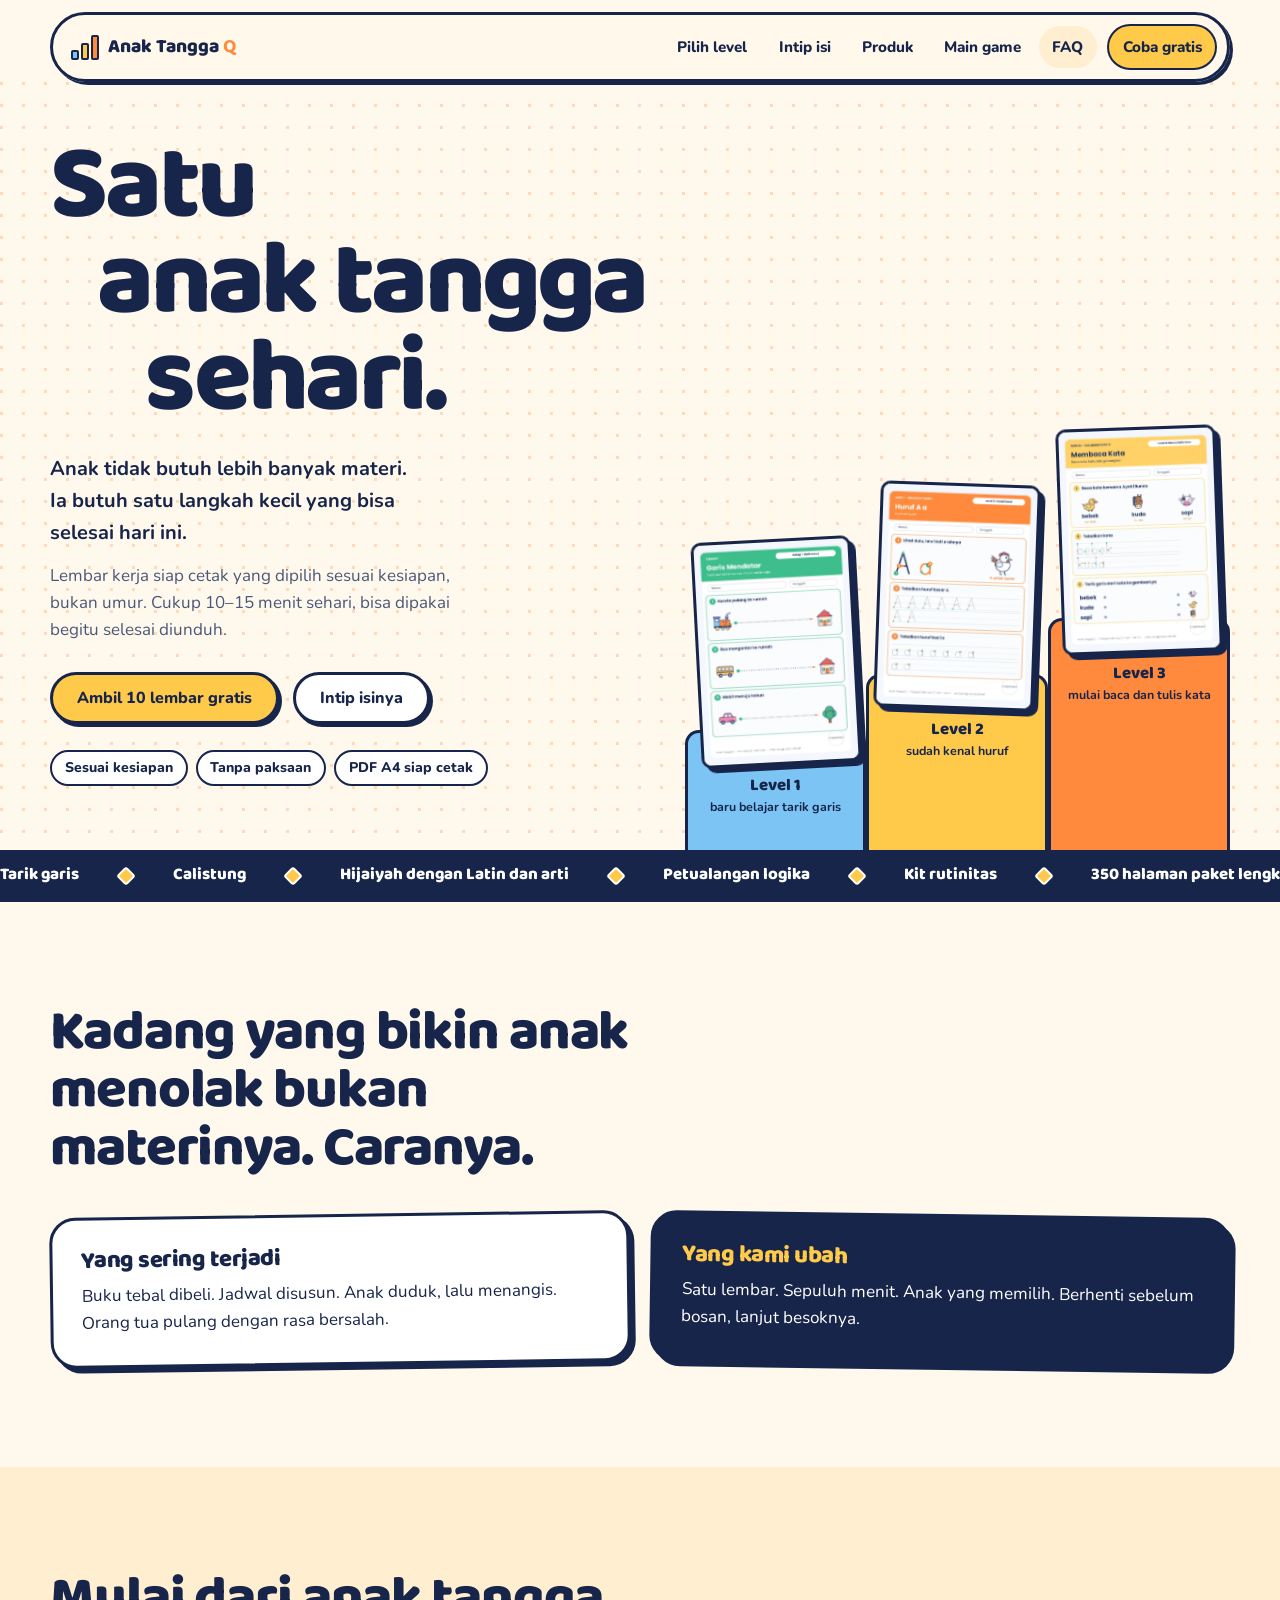
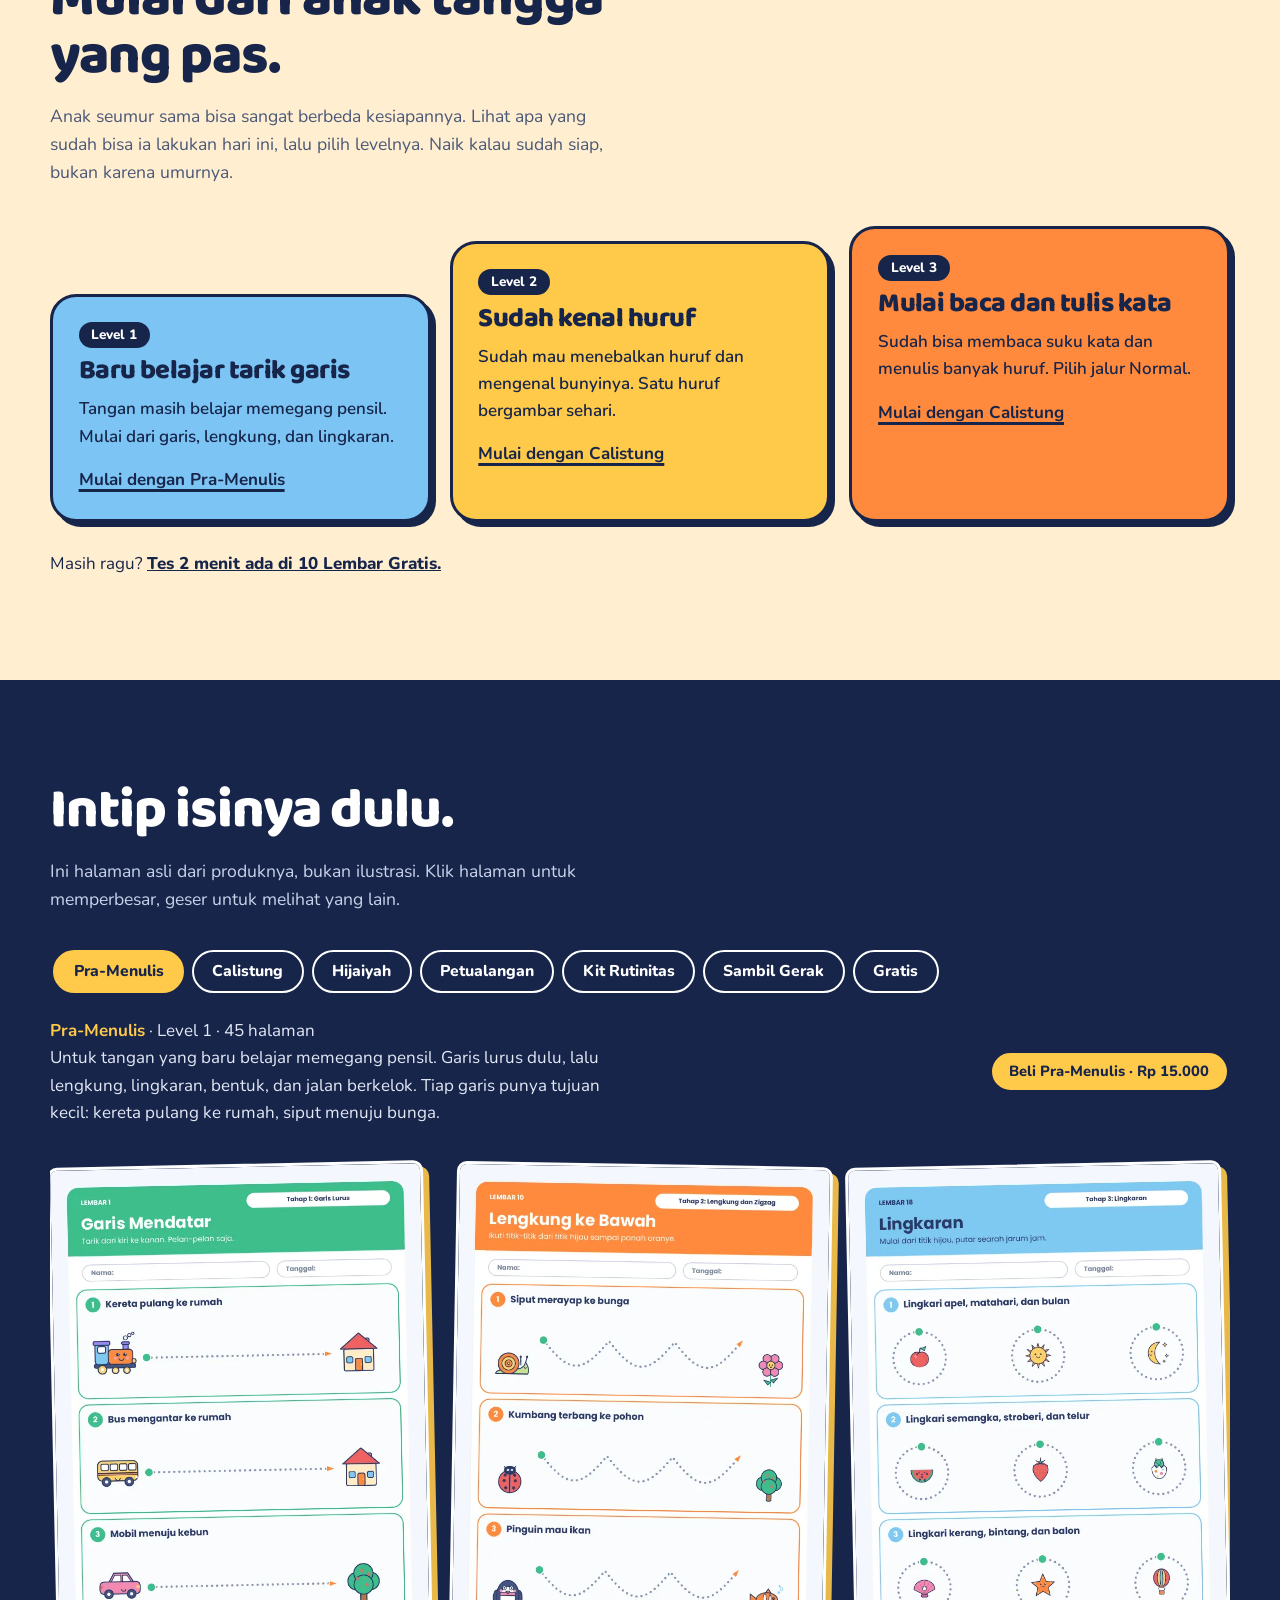
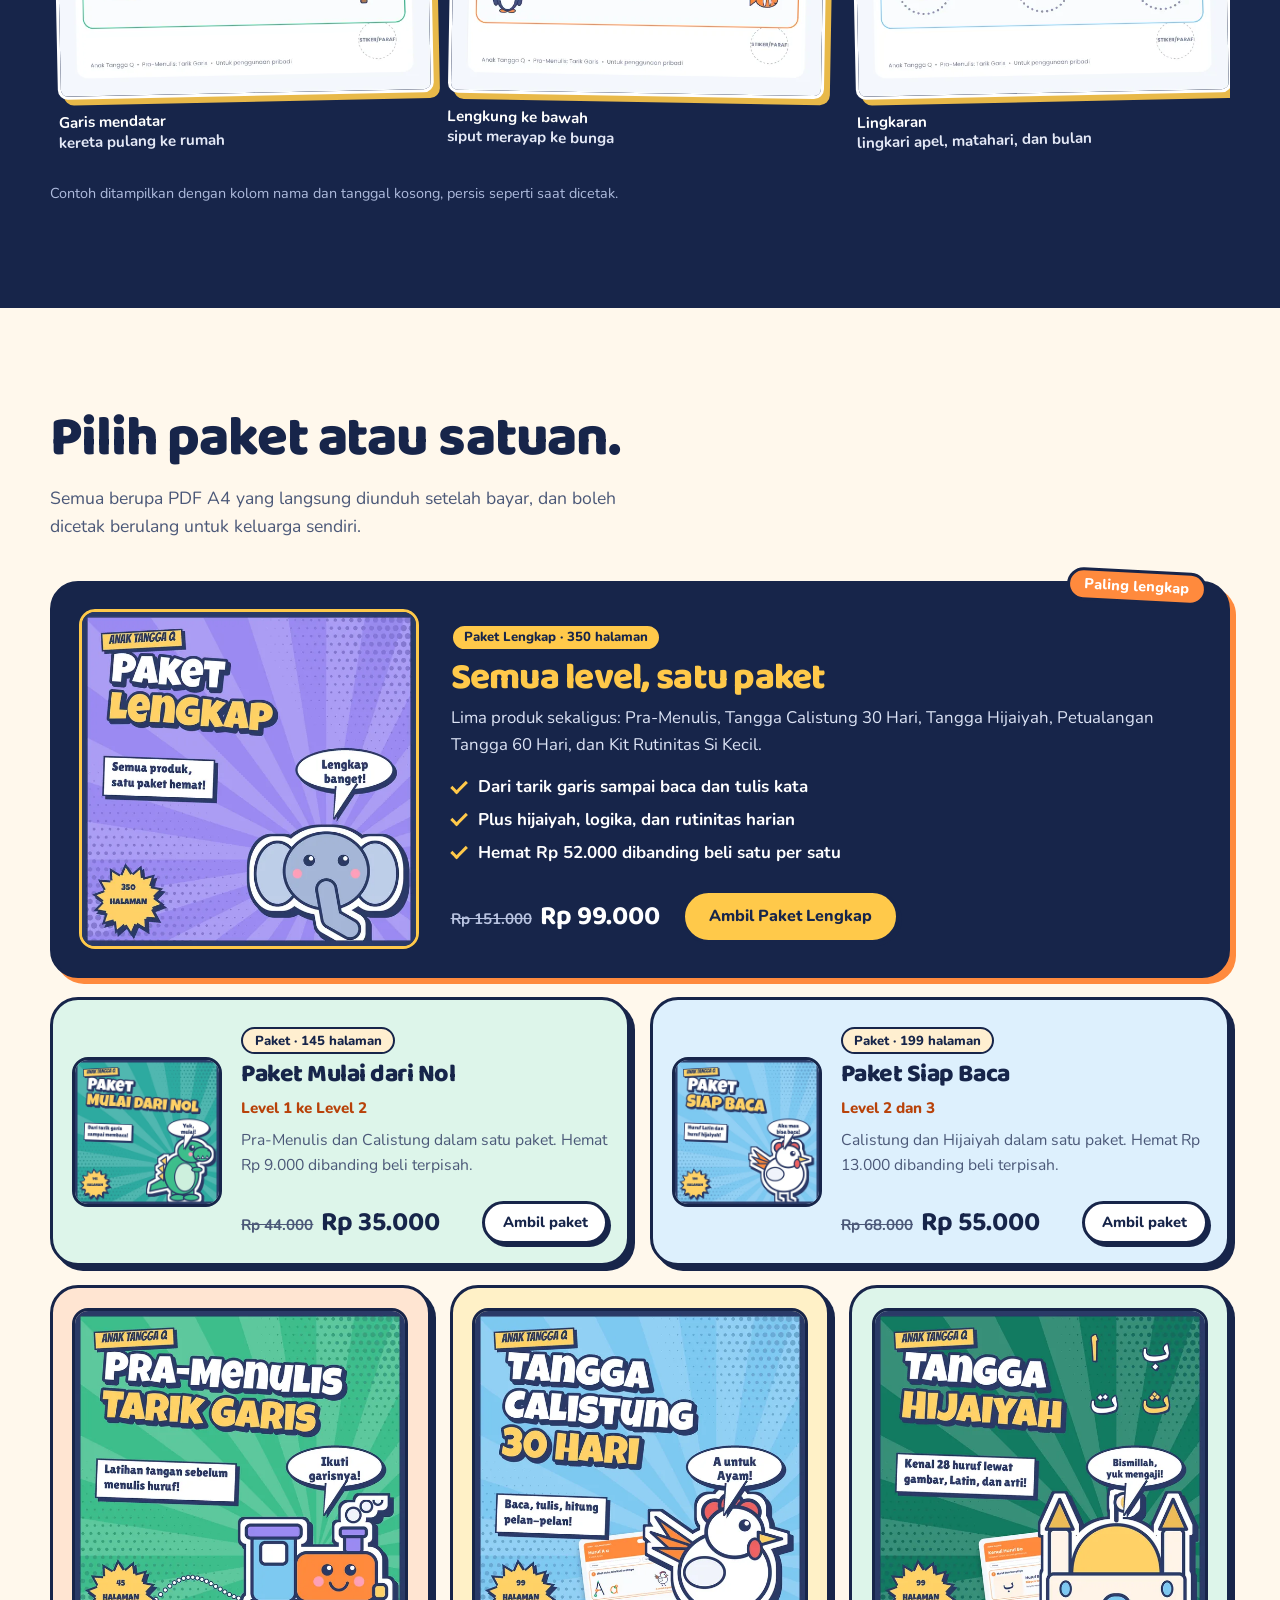
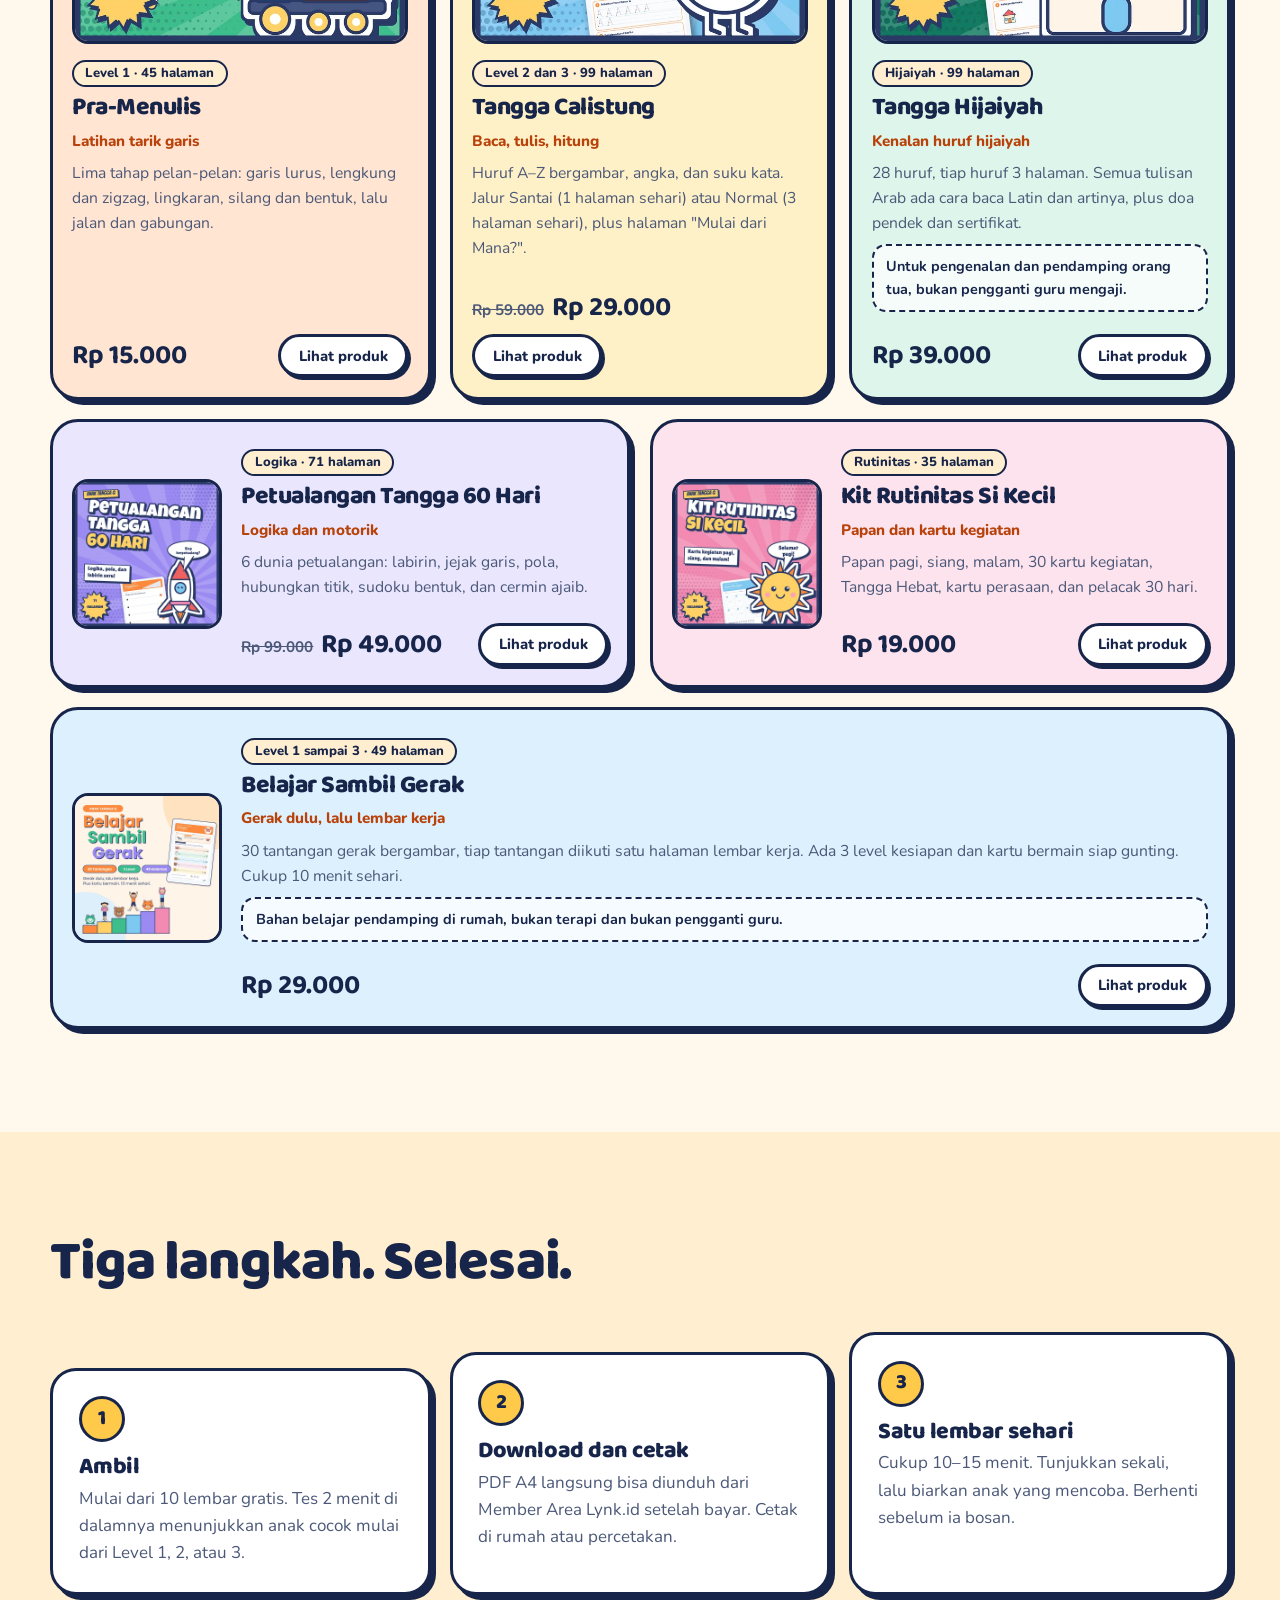
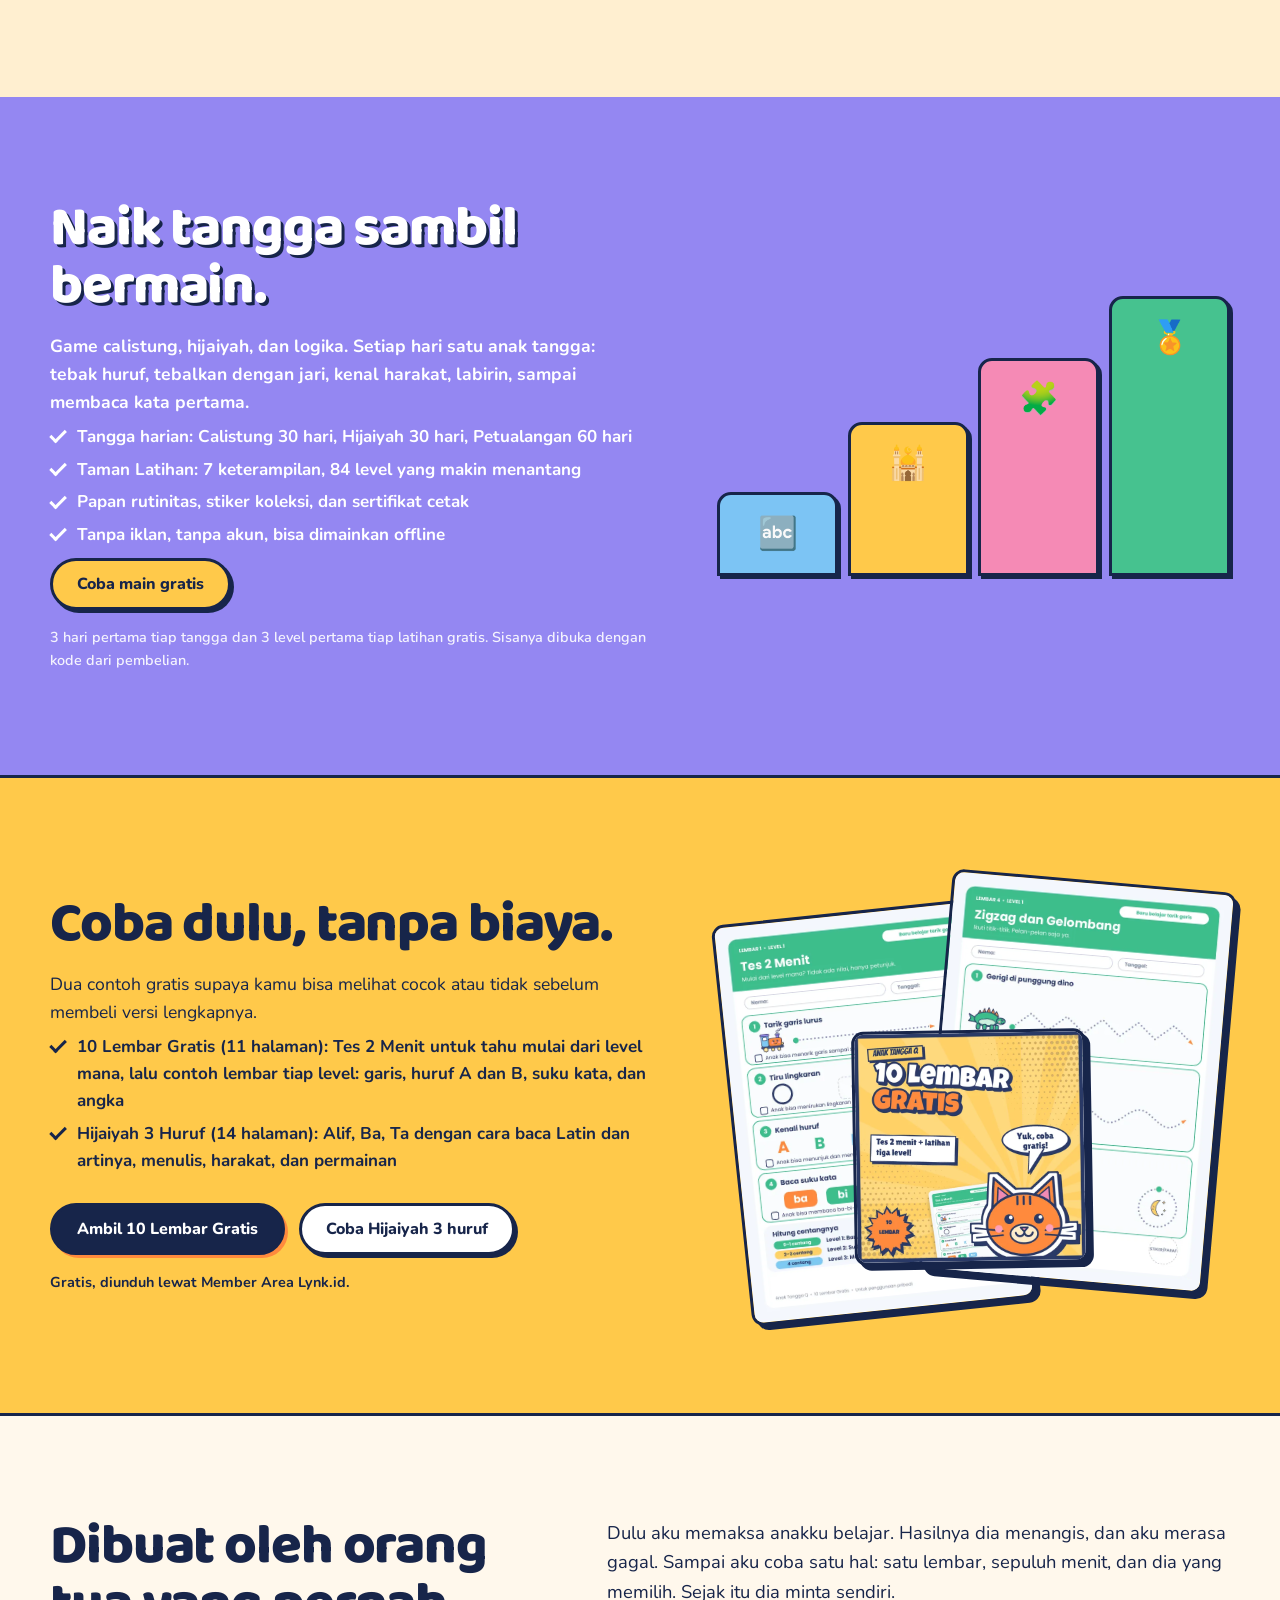
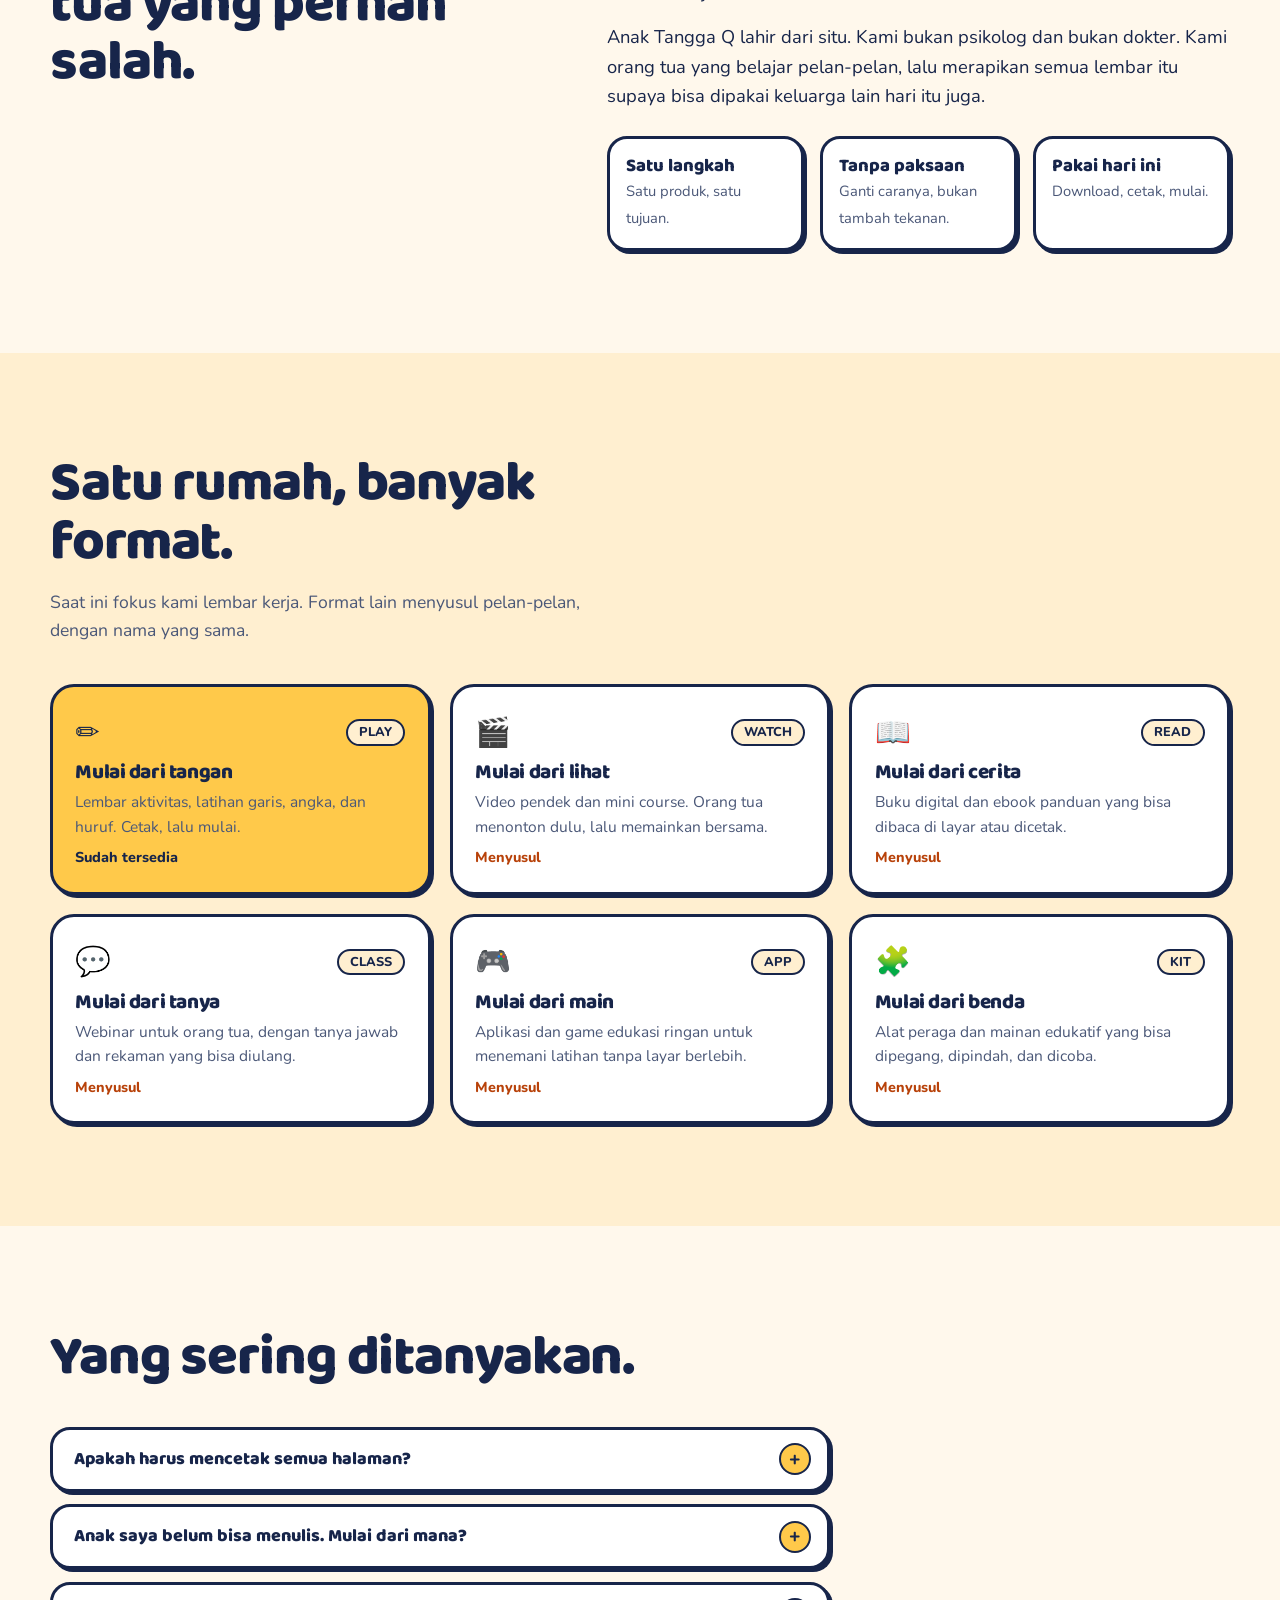
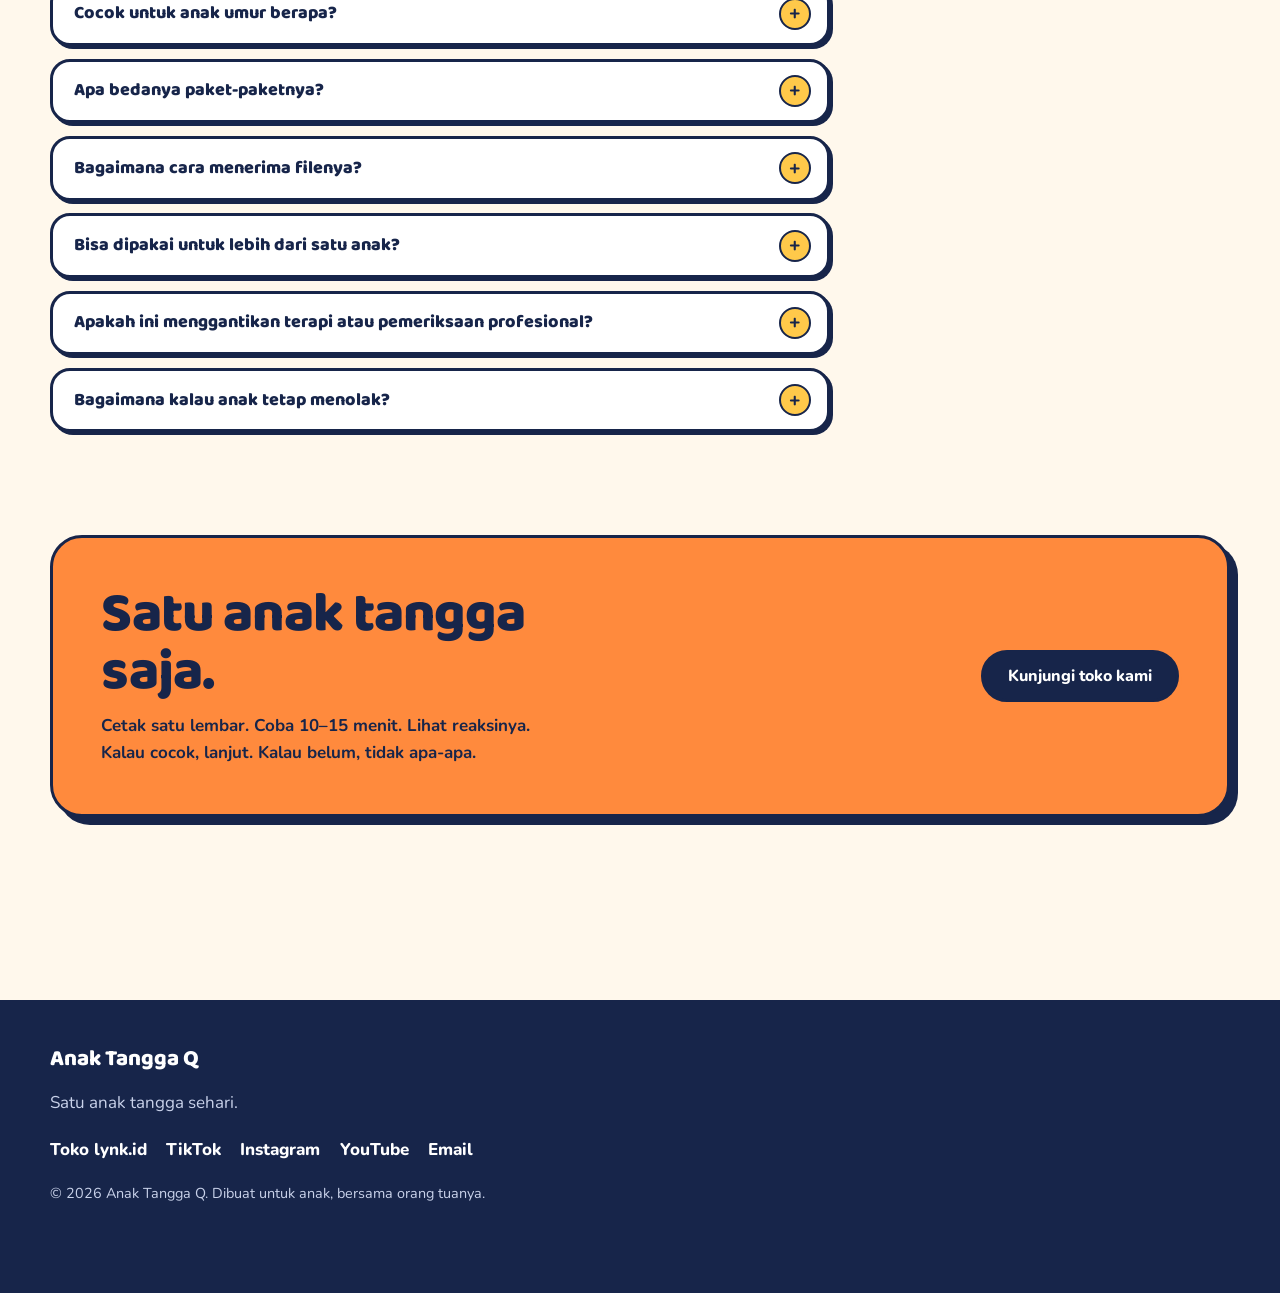
<file: index.html>
<!DOCTYPE html>
<html lang="id">
<head>
<meta charset="UTF-8">
<meta name="viewport" content="width=device-width, initial-scale=1.0">
<title>Anak Tangga Q — Satu anak tangga sehari.</title>
<meta name="description" content="Lembar kerja anak sesuai kesiapan, bukan umur: tarik garis, calistung, hijaiyah, petualangan logika, dan kit rutinitas. Intip isinya, ambil yang gratis, cetak sendiri di rumah.">
<meta property="og:title" content="Anak Tangga Q — Satu anak tangga sehari.">
<meta property="og:description" content="Belajar sesuai kesiapan anak: Level 1 tarik garis, Level 2 kenal huruf, Level 3 baca dan tulis kata. Ambil 10 lembar gratisnya.">
<meta property="og:type" content="website">
<meta property="og:image" content="https://anaktanggaq.pages.dev/images/og-image.png">
<meta property="og:locale" content="id_ID">
<meta name="twitter:card" content="summary_large_image">
<meta name="twitter:image" content="https://anaktanggaq.pages.dev/images/og-image.png">
<meta name="theme-color" content="#FFF8EC">
<link rel="canonical" href="https://anaktanggaq.pages.dev/">
<meta property="og:url" content="https://anaktanggaq.pages.dev/">
<link rel="icon" type="image/svg+xml" href="icon.svg">
<link rel="apple-touch-icon" href="icon.png">
<link rel="preconnect" href="https://fonts.googleapis.com">
<link rel="preconnect" href="https://fonts.gstatic.com" crossorigin>
<link href="https://fonts.googleapis.com/css2?family=Baloo+2:wght@700;800&family=Nunito:wght@400;700;800&display=swap" rel="stylesheet">
<link rel="stylesheet" href="styles.css">
</head>
<body>
<a class="skip" href="#main">Lewati ke konten</a>

<header class="nav">
  <div class="wrap nav-in">
    <a class="brand" href="#top" aria-label="Anak Tangga Q, kembali ke atas">
      <span class="brand-mark" aria-hidden="true"><i></i><i></i><i></i></span>
      <span>Anak Tangga <b>Q</b></span>
    </a>
    <button class="menu-btn" aria-label="Buka menu" aria-expanded="false" aria-controls="menu"><span></span><span></span><span></span></button>
    <nav id="menu" aria-label="Navigasi utama">
      <a href="#level">Pilih level</a>
      <a href="#intip">Intip isi</a>
      <a href="#produk">Produk</a>
      <a href="game/index.html">Main game</a>
      <a href="#faq">FAQ</a>
      <a class="nav-cta" href="#gratis">Coba gratis</a>
    </nav>
  </div>
</header>

<main id="main">

<section class="hero" id="top">
  <div class="wrap hero-in">
    <div class="hero-copy">
      <h1><span>Satu</span><span>anak tangga</span><span>sehari.</span></h1>
      <p class="lede">Anak tidak butuh lebih banyak materi. Ia butuh satu langkah kecil yang bisa selesai hari ini.</p>
      <p class="sub">Lembar kerja siap cetak yang dipilih sesuai kesiapan, bukan umur. Cukup 10–15 menit sehari, bisa dipakai begitu selesai diunduh.</p>
      <div class="actions">
        <a class="btn primary" href="#gratis">Ambil 10 lembar gratis</a>
        <a class="btn" href="#intip">Intip isinya</a>
      </div>
      <ul class="trust"><li>Sesuai kesiapan</li><li>Tanpa paksaan</li><li>PDF A4 siap cetak</li></ul>
    </div>
    <div class="stair" aria-label="Tiga level kesiapan, dari bawah ke atas">
      <div class="stair-step"><div class="sheet"><img src="images/intip/pra-4.webp" width="662" height="936" fetchpriority="high" alt="Contoh lembar Level 1: garis mendatar, kereta pulang ke rumah"></div><div class="block">Level 1<small>baru belajar tarik garis</small></div></div>
      <div class="stair-step"><div class="sheet"><img src="images/intip/cal-7.webp" width="662" height="936" fetchpriority="high" alt="Contoh lembar Level 2: huruf A a bergambar ayam"></div><div class="block">Level 2<small>sudah kenal huruf</small></div></div>
      <div class="stair-step"><div class="sheet"><img src="images/intip/cal-82.webp" width="662" height="936" fetchpriority="high" alt="Contoh lembar Level 3: membaca kata bebek, kuda, sapi"></div><div class="block">Level 3<small>mulai baca dan tulis kata</small></div></div>
    </div>
  </div>
</section>

<div class="marquee" aria-hidden="true"><div class="marquee-track">
  <span>Tarik garis</span><span>Calistung</span><span>Hijaiyah dengan Latin dan arti</span><span>Petualangan logika</span><span>Kit rutinitas</span><span>350 halaman paket lengkap</span>
  <span>Tarik garis</span><span>Calistung</span><span>Hijaiyah dengan Latin dan arti</span><span>Petualangan logika</span><span>Kit rutinitas</span><span>350 halaman paket lengkap</span>
</div></div>

<section class="section" id="masalah">
  <div class="wrap">
    <h2>Kadang yang bikin anak menolak bukan materinya. Caranya.</h2>
    <div class="contrast">
      <article class="was"><h3>Yang sering terjadi</h3><p>Buku tebal dibeli. Jadwal disusun. Anak duduk, lalu menangis. Orang tua pulang dengan rasa bersalah.</p></article>
      <article class="now"><h3>Yang kami ubah</h3><p>Satu lembar. Sepuluh menit. Anak yang memilih. Berhenti sebelum bosan, lanjut besoknya.</p></article>
    </div>
  </div>
</section>

<section class="section paper-2" id="level">
  <div class="wrap">
    <div class="head">
      <h2>Mulai dari anak tangga yang pas.</h2>
      <p class="lede-2">Anak seumur sama bisa sangat berbeda kesiapannya. Lihat apa yang sudah bisa ia lakukan hari ini, lalu pilih levelnya. Naik kalau sudah siap, bukan karena umurnya.</p>
    </div>
    <div class="levels">
      <a class="level" href="#p-pramenulis"><span class="tag">Level 1</span><h3>Baru belajar tarik garis</h3><p>Tangan masih belajar memegang pensil. Mulai dari garis, lengkung, dan lingkaran.</p><b>Mulai dengan Pra-Menulis</b></a>
      <a class="level" href="#p-calistung"><span class="tag">Level 2</span><h3>Sudah kenal huruf</h3><p>Sudah mau menebalkan huruf dan mengenal bunyinya. Satu huruf bergambar sehari.</p><b>Mulai dengan Calistung</b></a>
      <a class="level" href="#p-calistung"><span class="tag">Level 3</span><h3>Mulai baca dan tulis kata</h3><p>Sudah bisa membaca suku kata dan menulis banyak huruf. Pilih jalur Normal.</p><b>Mulai dengan Calistung</b></a>
    </div>
    <p class="levels-note">Masih ragu? <a href="#gratis">Tes 2 menit ada di 10 Lembar Gratis.</a></p>
  </div>
</section>

<section class="section intip" id="intip">
  <div class="wrap">
    <h2>Intip isinya dulu.</h2>
    <p class="lede-2">Ini halaman asli dari produknya, bukan ilustrasi. Klik halaman untuk memperbesar, geser untuk melihat yang lain.</p>
    <div class="tabs" role="tablist" aria-label="Pilih produk"><button class="tab" role="tab" id="tab-pra" aria-controls="pn-pra" aria-selected="true" type="button">Pra-Menulis</button><button class="tab" role="tab" id="tab-cal" aria-controls="pn-cal" aria-selected="false" type="button">Calistung</button><button class="tab" role="tab" id="tab-hij" aria-controls="pn-hij" aria-selected="false" type="button">Hijaiyah</button><button class="tab" role="tab" id="tab-pet" aria-controls="pn-pet" aria-selected="false" type="button">Petualangan</button><button class="tab" role="tab" id="tab-kit" aria-controls="pn-kit" aria-selected="false" type="button">Kit Rutinitas</button><button class="tab" role="tab" id="tab-grk" aria-controls="pn-grk" aria-selected="false" type="button">Sambil Gerak</button><button class="tab" role="tab" id="tab-grt" aria-controls="pn-grt" aria-selected="false" type="button">Gratis</button></div>
    <div class="panel" role="tabpanel" id="pn-pra" aria-labelledby="tab-pra">
      <div class="panel-head">
        <p><strong>Pra-Menulis</strong> · Level 1 · 45 halaman<br>Untuk tangan yang baru belajar memegang pensil. Garis lurus dulu, lalu lengkung, lingkaran, bentuk, dan jalan berkelok. Tiap garis punya tujuan kecil: kereta pulang ke rumah, siput menuju bunga.</p>
        <a class="btn primary small" href="https://lynk.id/riezkygroup/08l56n5mw78l" target="_blank" rel="noopener">Beli Pra-Menulis · Rp 15.000</a>
      </div>
      <div class="pages" tabindex="0" aria-label="Contoh halaman Pra-Menulis">
<button class="pg" type="button" data-cap="Garis mendatar: kereta pulang ke rumah"><figure><img src="images/intip/pra-4.webp" width="662" height="936" loading="lazy" alt="Contoh halaman Garis mendatar: kereta pulang ke rumah"><figcaption><b>Garis mendatar</b>kereta pulang ke rumah</figcaption></figure></button>
<button class="pg" type="button" data-cap="Lengkung ke bawah: siput merayap ke bunga"><figure><img src="images/intip/pra-13.webp" width="662" height="936" loading="lazy" alt="Contoh halaman Lengkung ke bawah: siput merayap ke bunga"><figcaption><b>Lengkung ke bawah</b>siput merayap ke bunga</figcaption></figure></button>
<button class="pg" type="button" data-cap="Lingkaran: lingkari apel, matahari, dan bulan"><figure><img src="images/intip/pra-21.webp" width="662" height="936" loading="lazy" alt="Contoh halaman Lingkaran: lingkari apel, matahari, dan bulan"><figcaption><b>Lingkaran</b>lingkari apel, matahari, dan bulan</figcaption></figure></button>
      </div>
    </div>
    <div class="panel" role="tabpanel" id="pn-cal" aria-labelledby="tab-cal" hidden>
      <div class="panel-head">
        <p><strong>Calistung</strong> · Level 2 dan 3 · 99 halaman<br>Satu huruf bergambar sehari, lalu angka dan suku kata sampai membaca kalimat pendek. Tiap lembar punya tiga langkah: lihat, tebalkan, tulis sendiri.</p>
        <a class="btn primary small" href="https://lynk.id/riezkygroup/j68l4xrxqyed" target="_blank" rel="noopener">Beli Calistung · Rp 29.000</a>
      </div>
      <div class="pages" tabindex="0" aria-label="Contoh halaman Calistung">
<button class="pg" type="button" data-cap="Huruf A a: lihat, tebalkan, tulis sendiri"><figure><img src="images/intip/cal-7.webp" width="662" height="936" loading="lazy" alt="Contoh halaman Huruf A a: lihat, tebalkan, tulis sendiri"><figcaption><b>Huruf A a</b>lihat, tebalkan, tulis sendiri</figcaption></figure></button>
<button class="pg" type="button" data-cap="Angka 2 dan 3: hitung gambar, lingkari, tulis angka"><figure><img src="images/intip/cal-51.webp" width="662" height="936" loading="lazy" alt="Contoh halaman Angka 2 dan 3: hitung gambar, lingkari, tulis angka"><figcaption><b>Angka 2 dan 3</b>hitung gambar, lingkari, tulis angka</figcaption></figure></button>
<button class="pg" type="button" data-cap="Membaca kata: bebek, kuda, sapi"><figure><img src="images/intip/cal-82.webp" width="662" height="936" loading="lazy" alt="Contoh halaman Membaca kata: bebek, kuda, sapi"><figcaption><b>Membaca kata</b>bebek, kuda, sapi</figcaption></figure></button>
      </div>
    </div>
    <div class="panel" role="tabpanel" id="pn-hij" aria-labelledby="tab-hij" hidden>
      <div class="panel-head">
        <p><strong>Hijaiyah</strong> · Pengenalan · 99 halaman<br>Setiap tulisan Arab disertai cara baca Latin dan artinya, jadi orang tua yang belum lancar pun bisa mendampingi. Pengenalan huruf, bukan pengganti guru mengaji.</p>
        <a class="btn primary small" href="https://lynk.id/riezkygroup/dm8j51r3wp5z" target="_blank" rel="noopener">Beli Hijaiyah · Rp 39.000</a>
      </div>
      <div class="pages" tabindex="0" aria-label="Contoh halaman Hijaiyah">
<button class="pg" type="button" data-cap="Cara membaca Latin: tiap bunyi ada penjelasannya"><figure><img src="images/intip/hij-3.webp" width="662" height="936" loading="lazy" alt="Contoh halaman Cara membaca Latin: tiap bunyi ada penjelasannya"><figcaption><b>Cara membaca Latin</b>tiap bunyi ada penjelasannya</figcaption></figure></button>
<button class="pg" type="button" data-cap="Kenali huruf Alif: bunyi, kata pertama, tebalkan"><figure><img src="images/intip/hij-6.webp" width="662" height="936" loading="lazy" alt="Contoh halaman Kenali huruf Alif: bunyi, kata pertama, tebalkan"><figcaption><b>Kenali huruf Alif</b>bunyi, kata pertama, tebalkan</figcaption></figure></button>
<button class="pg" type="button" data-cap="Menulis huruf Alif: tebalkan lalu tulis sendiri"><figure><img src="images/intip/hij-7.webp" width="662" height="936" loading="lazy" alt="Contoh halaman Menulis huruf Alif: tebalkan lalu tulis sendiri"><figcaption><b>Menulis huruf Alif</b>tebalkan lalu tulis sendiri</figcaption></figure></button>
      </div>
    </div>
    <div class="panel" role="tabpanel" id="pn-pet" aria-labelledby="tab-pet" hidden>
      <div class="panel-head">
        <p><strong>Petualangan</strong> · Logika dan motorik · 71 halaman<br>Enam dunia petualangan, satu tangga per hari: labirin, jejak garis, pola, hubungkan titik, sudoku bentuk, dan cermin ajaib. Melatih fokus tanpa layar.</p>
        <a class="btn primary small" href="https://lynk.id/riezkygroup/xpmzn44k5ypd" target="_blank" rel="noopener">Beli Petualangan · Rp 49.000</a>
      </div>
      <div class="pages" tabindex="0" aria-label="Contoh halaman Petualangan">
<button class="pg" type="button" data-cap="Tangga ke-1: bantu si kecil menemukan jalan"><figure><img src="images/intip/pet-4.webp" width="662" height="936" loading="lazy" alt="Contoh halaman Tangga ke-1: bantu si kecil menemukan jalan"><figcaption><b>Tangga ke-1</b>bantu si kecil menemukan jalan</figcaption></figure></button>
<button class="pg" type="button" data-cap="Tangga ke-6: sudoku bentuk"><figure><img src="images/intip/pet-9.webp" width="662" height="936" loading="lazy" alt="Contoh halaman Tangga ke-6: sudoku bentuk"><figcaption><b>Tangga ke-6</b>sudoku bentuk</figcaption></figure></button>
<button class="pg" type="button" data-cap="Tangga ke-7: cermin ajaib: gambar sisi lainnya"><figure><img src="images/intip/pet-10.webp" width="662" height="936" loading="lazy" alt="Contoh halaman Tangga ke-7: cermin ajaib: gambar sisi lainnya"><figcaption><b>Tangga ke-7</b>cermin ajaib: gambar sisi lainnya</figcaption></figure></button>
      </div>
    </div>
    <div class="panel" role="tabpanel" id="pn-kit" aria-labelledby="tab-kit" hidden>
      <div class="panel-head">
        <p><strong>Kit Rutinitas</strong> · Pagi sampai malam · 35 halaman<br>Papan kegiatan yang bisa ditempeli kartu gambar. Anak melihat urutan harinya sendiri, jadi pagi tidak perlu diulang-ulang dengan perintah.</p>
        <a class="btn primary small" href="https://lynk.id/riezkygroup/j37yrqd033k9" target="_blank" rel="noopener">Beli Kit Rutinitas · Rp 19.000</a>
      </div>
      <div class="pages" tabindex="0" aria-label="Contoh halaman Kit Rutinitas">
<button class="pg" type="button" data-cap="Papan pagi: dari bangun tidur sampai berangkat"><figure><img src="images/intip/kit-6.webp" width="662" height="936" loading="lazy" alt="Contoh halaman Papan pagi: dari bangun tidur sampai berangkat"><figcaption><b>Papan pagi</b>dari bangun tidur sampai berangkat</figcaption></figure></button>
<button class="pg" type="button" data-cap="Kartu kegiatan: gunting dan tempel di papan"><figure><img src="images/intip/kit-12.webp" width="662" height="936" loading="lazy" alt="Contoh halaman Kartu kegiatan: gunting dan tempel di papan"><figcaption><b>Kartu kegiatan</b>gunting dan tempel di papan</figcaption></figure></button>
<button class="pg" type="button" data-cap="Tangga Hebat: satu kegiatan selesai, naik satu anak tangga"><figure><img src="images/intip/kit-10.webp" width="662" height="936" loading="lazy" alt="Contoh halaman Tangga Hebat: satu kegiatan selesai, naik satu anak tangga"><figcaption><b>Tangga Hebat</b>satu kegiatan selesai, naik satu anak tangga</figcaption></figure></button>
      </div>
    </div>
    <div class="panel" role="tabpanel" id="pn-grk" aria-labelledby="tab-grk" hidden>
      <div class="panel-head">
        <p><strong>Belajar Sambil Gerak</strong> · 3 level · 49 halaman<br>Anak bergerak dulu 1-2 menit (jalan kepiting, lompat katak), lalu duduk mengerjakan satu halaman misi yang nyambung dengan gerakannya.</p>
        <a class="btn primary small" href="https://lynk.id/riezkygroup/gnwe0k76qqd2" target="_blank" rel="noopener">Beli Belajar Sambil Gerak · Rp 29.000</a>
      </div>
      <div class="pages" tabindex="0" aria-label="Contoh halaman Belajar Sambil Gerak">
<button class="pg" type="button" data-cap="Level 1: bantu hewan sampai ke makanannya"><figure><img src="images/intip/gerak-6.webp" width="662" height="936" loading="lazy" alt="Contoh halaman Level 1: bantu hewan sampai ke makanannya"><figcaption><b>Level 1</b>bantu hewan sampai ke makanannya</figcaption></figure></button>
<button class="pg" type="button" data-cap="Level 2: kenali huruf besar dan kecil"><figure><img src="images/intip/gerak-16.webp" width="662" height="936" loading="lazy" alt="Contoh halaman Level 2: kenali huruf besar dan kecil"><figcaption><b>Level 2</b>kenali huruf besar dan kecil</figcaption></figure></button>
<button class="pg" type="button" data-cap="Level 3: gabungkan suku kata jadi kata"><figure><img src="images/intip/gerak-26.webp" width="662" height="936" loading="lazy" alt="Contoh halaman Level 3: gabungkan suku kata jadi kata"><figcaption><b>Level 3</b>gabungkan suku kata jadi kata</figcaption></figure></button>
      </div>
    </div>
    <div class="panel" role="tabpanel" id="pn-grt" aria-labelledby="tab-grt" hidden>
      <div class="panel-head">
        <p><strong>Gratis</strong> · Mulai di sini · 11 halaman<br>Contoh dari tiap level plus Tes 2 Menit untuk tahu anak cocok mulai dari mana. Cetak dan coba dulu sebelum membeli apa pun.</p>
        <a class="btn primary small" href="https://lynk.id/riezkygroup/gl8e6x0l6ozk" target="_blank" rel="noopener">Ambil gratis</a>
      </div>
      <div class="pages" tabindex="0" aria-label="Contoh halaman Gratis">
<button class="pg" type="button" data-cap="Tes 2 Menit: mulai dari level mana?"><figure><img src="images/intip/grt-2.webp" width="662" height="936" loading="lazy" alt="Contoh halaman Tes 2 Menit: mulai dari level mana?"><figcaption><b>Tes 2 Menit</b>mulai dari level mana?</figcaption></figure></button>
<button class="pg" type="button" data-cap="Zigzag dan gelombang: contoh lembar Level 1"><figure><img src="images/intip/grt-5.webp" width="662" height="936" loading="lazy" alt="Contoh halaman Zigzag dan gelombang: contoh lembar Level 1"><figcaption><b>Zigzag dan gelombang</b>contoh lembar Level 1</figcaption></figure></button>
      </div>
    </div>
    <p class="hint">Contoh ditampilkan dengan kolom nama dan tanggal kosong, persis seperti saat dicetak.</p>
  </div>
</section>

<dialog class="lb" id="lb" aria-label="Pratinjau halaman">
  <div class="lb-in">
    <img class="lb-img" id="lb-img" alt="">
    <div class="lb-bar"><button class="lb-btn" id="lb-prev" aria-label="Halaman sebelumnya">←</button><span id="lb-cap"></span><button class="lb-btn" id="lb-next" aria-label="Halaman berikutnya">→</button></div>
    <button class="lb-btn lb-close" id="lb-close" aria-label="Tutup">✕</button>
  </div>
</dialog>

<section class="section" id="produk">
  <div class="wrap">
    <div class="head">
      <h2>Pilih paket atau satuan.</h2>
      <p class="lede-2">Semua berupa PDF A4 yang langsung diunduh setelah bayar, dan boleh dicetak berulang untuk keluarga sendiri.</p>
    </div>
    <div class="bento">
      <article class="tile best t12" id="p-paket">
        <span class="ribbon">Paling lengkap</span>
        <img src="images/produk/lengkap.webp" width="640" height="640" loading="lazy" alt="Sampul Paket Lengkap Anak Tangga Q">
        <div class="body">
          <span class="tag">Paket Lengkap · 350 halaman</span>
          <h3>Semua level, satu paket</h3>
          <p class="desc">Lima produk sekaligus: Pra-Menulis, Tangga Calistung 30 Hari, Tangga Hijaiyah, Petualangan Tangga 60 Hari, dan Kit Rutinitas Si Kecil.</p>
          <ul class="checks"><li>Dari tarik garis sampai baca dan tulis kata</li><li>Plus hijaiyah, logika, dan rutinitas harian</li><li>Hemat Rp 52.000 dibanding beli satu per satu</li></ul>
          <div class="buy"><div class="price"><s>Rp 151.000</s><b>Rp 99.000</b></div><a class="btn" href="https://lynk.id/riezkygroup/we952xv50ke8" target="_blank" rel="noopener">Ambil Paket Lengkap</a></div>
        </div>
      </article>
      <article class="tile t6 row c-mint">
        <img src="images/produk/mulai-dari-nol.webp" width="640" height="640" loading="lazy" alt="Sampul Paket Mulai dari Nol">
        <div class="body"><span class="tag">Paket · 145 halaman</span><h3>Paket Mulai dari Nol</h3><p class="meta">Level 1 ke Level 2</p><p class="desc">Pra-Menulis dan Calistung dalam satu paket. Hemat Rp 9.000 dibanding beli terpisah.</p><div class="buy"><div class="price"><s>Rp 44.000</s><b>Rp 35.000</b></div><a class="btn small" href="https://lynk.id/riezkygroup/el872722048g" target="_blank" rel="noopener">Ambil paket</a></div></div>
      </article>
      <article class="tile t6 row c-sky">
        <img src="images/produk/siap-baca.webp" width="640" height="640" loading="lazy" alt="Sampul Paket Siap Baca">
        <div class="body"><span class="tag">Paket · 199 halaman</span><h3>Paket Siap Baca</h3><p class="meta">Level 2 dan 3</p><p class="desc">Calistung dan Hijaiyah dalam satu paket. Hemat Rp 13.000 dibanding beli terpisah.</p><div class="buy"><div class="price"><s>Rp 68.000</s><b>Rp 55.000</b></div><a class="btn small" href="https://lynk.id/riezkygroup/yvz4n615renz" target="_blank" rel="noopener">Ambil paket</a></div></div>
      </article>
      <article id="p-pramenulis" class="tile t4 c-orange">
        <img src="images/produk/pra-menulis.webp" width="640" height="640" loading="lazy" alt="Sampul Pra-Menulis Latihan Tarik Garis">
        <div class="body"><span class="tag">Level 1 · 45 halaman</span><h3>Pra-Menulis</h3><p class="meta">Latihan tarik garis</p><p class="desc">Lima tahap pelan-pelan: garis lurus, lengkung dan zigzag, lingkaran, silang dan bentuk, lalu jalan dan gabungan.</p><div class="buy"><div class="price"><b>Rp 15.000</b></div><a class="btn small" href="https://lynk.id/riezkygroup/08l56n5mw78l" target="_blank" rel="noopener">Lihat produk</a></div></div>
      </article>
      <article id="p-calistung" class="tile t4 c-sun">
        <img src="images/produk/calistung.webp" width="640" height="640" loading="lazy" alt="Sampul Tangga Calistung 30 Hari">
        <div class="body"><span class="tag">Level 2 dan 3 · 99 halaman</span><h3>Tangga Calistung</h3><p class="meta">Baca, tulis, hitung</p><p class="desc">Huruf A–Z bergambar, angka, dan suku kata. Jalur Santai (1 halaman sehari) atau Normal (3 halaman sehari), plus halaman "Mulai dari Mana?".</p><div class="buy"><div class="price"><s>Rp 59.000</s><b>Rp 29.000</b></div><a class="btn small" href="https://lynk.id/riezkygroup/j68l4xrxqyed" target="_blank" rel="noopener">Lihat produk</a></div></div>
      </article>
      <article id="p-hijaiyah" class="tile t4 c-mint">
        <img src="images/produk/hijaiyah.webp" width="640" height="640" loading="lazy" alt="Sampul Tangga Hijaiyah">
        <div class="body"><span class="tag">Hijaiyah · 99 halaman</span><h3>Tangga Hijaiyah</h3><p class="meta">Kenalan huruf hijaiyah</p><p class="desc">28 huruf, tiap huruf 3 halaman. Semua tulisan Arab ada cara baca Latin dan artinya, plus doa pendek dan sertifikat.</p><p class="note">Untuk pengenalan dan pendamping orang tua, bukan pengganti guru mengaji.</p><div class="buy"><div class="price"><b>Rp 39.000</b></div><a class="btn small" href="https://lynk.id/riezkygroup/dm8j51r3wp5z" target="_blank" rel="noopener">Lihat produk</a></div></div>
      </article>
      <article id="p-petualangan" class="tile t6 row c-violet">
        <img src="images/produk/petualangan.webp" width="640" height="640" loading="lazy" alt="Sampul Petualangan Tangga 60 Hari">
        <div class="body"><span class="tag">Logika · 71 halaman</span><h3>Petualangan Tangga 60 Hari</h3><p class="meta">Logika dan motorik</p><p class="desc">6 dunia petualangan: labirin, jejak garis, pola, hubungkan titik, sudoku bentuk, dan cermin ajaib.</p><div class="buy"><div class="price"><s>Rp 99.000</s><b>Rp 49.000</b></div><a class="btn small" href="https://lynk.id/riezkygroup/xpmzn44k5ypd" target="_blank" rel="noopener">Lihat produk</a></div></div>
      </article>
      <article id="p-rutinitas" class="tile t6 row c-pink">
        <img src="images/produk/kit-rutinitas.webp" width="640" height="640" loading="lazy" alt="Sampul Kit Rutinitas Si Kecil">
        <div class="body"><span class="tag">Rutinitas · 35 halaman</span><h3>Kit Rutinitas Si Kecil</h3><p class="meta">Papan dan kartu kegiatan</p><p class="desc">Papan pagi, siang, malam, 30 kartu kegiatan, Tangga Hebat, kartu perasaan, dan pelacak 30 hari.</p><div class="buy"><div class="price"><b>Rp 19.000</b></div><a class="btn small" href="https://lynk.id/riezkygroup/j37yrqd033k9" target="_blank" rel="noopener">Lihat produk</a></div></div>
      </article>
      <article id="p-gerak" class="tile t12 row c-sky">
        <img src="images/produk/belajar-sambil-gerak.webp" width="640" height="640" loading="lazy" alt="Sampul Belajar Sambil Gerak">
        <div class="body"><span class="tag">Level 1 sampai 3 · 49 halaman</span><h3>Belajar Sambil Gerak</h3><p class="meta">Gerak dulu, lalu lembar kerja</p><p class="desc">30 tantangan gerak bergambar, tiap tantangan diikuti satu halaman lembar kerja. Ada 3 level kesiapan dan kartu bermain siap gunting. Cukup 10 menit sehari.</p><p class="note">Bahan belajar pendamping di rumah, bukan terapi dan bukan pengganti guru.</p><div class="buy"><div class="price"><b>Rp 29.000</b></div><a class="btn small" href="https://lynk.id/riezkygroup/gnwe0k76qqd2" target="_blank" rel="noopener">Lihat produk</a></div></div>
      </article>
    </div>
  </div>
</section>

<section class="section paper-2" id="cara">
  <div class="wrap">
    <div class="head"><h2>Tiga langkah. Selesai.</h2></div>
    <ol class="steps">
      <li><span class="num">1</span><h3>Ambil</h3><p>Mulai dari 10 lembar gratis. Tes 2 menit di dalamnya menunjukkan anak cocok mulai dari Level 1, 2, atau 3.</p></li>
      <li><span class="num">2</span><h3>Download dan cetak</h3><p>PDF A4 langsung bisa diunduh dari Member Area Lynk.id setelah bayar. Cetak di rumah atau percetakan.</p></li>
      <li><span class="num">3</span><h3>Satu lembar sehari</h3><p>Cukup 10–15 menit. Tunjukkan sekali, lalu biarkan anak yang mencoba. Berhenti sebelum ia bosan.</p></li>
    </ol>
  </div>
</section>

<section class="section game" id="game">
  <div class="wrap game-in">
    <div>
      <h2>Naik tangga sambil bermain.</h2>
      <p class="lede-2" style="color:#fff">Game calistung, hijaiyah, dan logika. Setiap hari satu anak tangga: tebak huruf, tebalkan dengan jari, kenal harakat, labirin, sampai membaca kata pertama.</p>
      <ul class="checks">
        <li>Tangga harian: Calistung 30 hari, Hijaiyah 30 hari, Petualangan 60 hari</li>
        <li>Taman Latihan: 7 keterampilan, 84 level yang makin menantang</li>
        <li>Papan rutinitas, stiker koleksi, dan sertifikat cetak</li>
        <li>Tanpa iklan, tanpa akun, bisa dimainkan offline</li>
      </ul>
      <a class="btn primary" href="game/index.html">Coba main gratis</a>
      <p class="micro">3 hari pertama tiap tangga dan 3 level pertama tiap latihan gratis. Sisanya dibuka dengan kode dari pembelian.</p>
    </div>
    <div class="gstairs" aria-hidden="true"><div>🔤</div><div>🕌</div><div>🧩</div><div>🏅</div></div>
  </div>
</section>

<section class="section free" id="gratis">
  <div class="wrap free-in">
    <div>
      <h2>Coba dulu, tanpa biaya.</h2>
      <p class="lede-2" style="color:var(--ink)">Dua contoh gratis supaya kamu bisa melihat cocok atau tidak sebelum membeli versi lengkapnya.</p>
      <ul class="checks">
        <li><b>10 Lembar Gratis (11 halaman):</b> Tes 2 Menit untuk tahu mulai dari level mana, lalu contoh lembar tiap level: garis, huruf A dan B, suku kata, dan angka</li>
        <li><b>Hijaiyah 3 Huruf (14 halaman):</b> Alif, Ba, Ta dengan cara baca Latin dan artinya, menulis, harakat, dan permainan</li>
      </ul>
      <div class="actions"><a class="btn dark" href="https://lynk.id/riezkygroup/gl8e6x0l6ozk" target="_blank" rel="noopener">Ambil 10 Lembar Gratis</a><a class="btn" href="https://lynk.id/riezkygroup/p17rgm188od2" target="_blank" rel="noopener">Coba Hijaiyah 3 huruf</a></div>
      <p class="micro">Gratis, diunduh lewat Member Area Lynk.id.</p>
    </div>
    <div class="fan" aria-hidden="true">
      <img src="images/intip/grt-2.webp" width="662" height="936" loading="lazy" alt="">
      <img src="images/intip/grt-5.webp" width="662" height="936" loading="lazy" alt="">
      <img class="cover" src="images/produk/gratis.webp" width="640" height="640" loading="lazy" alt="">
    </div>
  </div>
</section>

<section class="section" id="tentang">
  <div class="wrap about-in">
    <h2>Dibuat oleh orang tua yang pernah salah.</h2>
    <div>
      <div class="story">
        <p>Dulu aku memaksa anakku belajar. Hasilnya dia menangis, dan aku merasa gagal. Sampai aku coba satu hal: satu lembar, sepuluh menit, dan dia yang memilih. Sejak itu dia minta sendiri.</p>
        <p>Anak Tangga Q lahir dari situ. Kami bukan psikolog dan bukan dokter. Kami orang tua yang belajar pelan-pelan, lalu merapikan semua lembar itu supaya bisa dipakai keluarga lain hari itu juga.</p>
      </div>
      <div class="values">
        <div><b>Satu langkah</b><span>Satu produk, satu tujuan.</span></div>
        <div><b>Tanpa paksaan</b><span>Ganti caranya, bukan tambah tekanan.</span></div>
        <div><b>Pakai hari ini</b><span>Download, cetak, mulai.</span></div>
      </div>
    </div>
  </div>
</section>

<section class="section paper-2" id="lini">
  <div class="wrap">
    <div class="head"><h2>Satu rumah, banyak format.</h2><p class="lede-2">Saat ini fokus kami lembar kerja. Format lain menyusul pelan-pelan, dengan nama yang sama.</p></div>
    <div class="lini">
      <article class="now-on"><div class="top"><span class="ico" aria-hidden="true">✏️</span><span class="tag">PLAY</span></div><h3>Mulai dari tangan</h3><p>Lembar aktivitas, latihan garis, angka, dan huruf. Cetak, lalu mulai.</p><span class="st">Sudah tersedia</span></article>
      <article><div class="top"><span class="ico" aria-hidden="true">🎬</span><span class="tag">WATCH</span></div><h3>Mulai dari lihat</h3><p>Video pendek dan mini course. Orang tua menonton dulu, lalu memainkan bersama.</p><span class="st">Menyusul</span></article>
      <article><div class="top"><span class="ico" aria-hidden="true">📖</span><span class="tag">READ</span></div><h3>Mulai dari cerita</h3><p>Buku digital dan ebook panduan yang bisa dibaca di layar atau dicetak.</p><span class="st">Menyusul</span></article>
      <article><div class="top"><span class="ico" aria-hidden="true">💬</span><span class="tag">CLASS</span></div><h3>Mulai dari tanya</h3><p>Webinar untuk orang tua, dengan tanya jawab dan rekaman yang bisa diulang.</p><span class="st">Menyusul</span></article>
      <article><div class="top"><span class="ico" aria-hidden="true">🎮</span><span class="tag">APP</span></div><h3>Mulai dari main</h3><p>Aplikasi dan game edukasi ringan untuk menemani latihan tanpa layar berlebih.</p><span class="st">Menyusul</span></article>
      <article><div class="top"><span class="ico" aria-hidden="true">🧩</span><span class="tag">KIT</span></div><h3>Mulai dari benda</h3><p>Alat peraga dan mainan edukatif yang bisa dipegang, dipindah, dan dicoba.</p><span class="st">Menyusul</span></article>
    </div>
  </div>
</section>

<section class="section" id="faq">
  <div class="wrap">
    <div class="head"><h2>Yang sering ditanyakan.</h2></div>
    <div class="faq-list">
      <details><summary>Apakah harus mencetak semua halaman?</summary><p>Tidak. Cetak lima halaman dulu. Kalau anak masih mau, baru tambah. Rutinitas kecil lebih penting daripada tumpukan kertas.</p></details>
      <details><summary>Anak saya belum bisa menulis. Mulai dari mana?</summary><p>Itu wajar, tiap anak punya kecepatan sendiri. Mulai dari Level 1 (Pra-Menulis), atau ambil 10 Lembar Gratis dan lakukan Tes 2 Menit di lembar pertama. Naik ke level berikutnya kalau anak sudah siap.</p></details>
      <details><summary>Cocok untuk anak umur berapa?</summary><p>Kami sengaja tidak memakai patokan umur. Anak seumur sama bisa sangat berbeda kesiapannya. Pilih dari tiga level: Level 1 baru belajar tarik garis, Level 2 sudah kenal huruf, Level 3 mulai baca dan tulis kata.</p></details>
      <details><summary>Apa bedanya paket-paketnya?</summary><p>Paket Lengkap berisi 5 produk, 350 halaman, Rp 99.000. Paket Siap Baca berisi Calistung dan Hijaiyah, 199 halaman, Rp 55.000. Paket Mulai dari Nol berisi Pra-Menulis dan Calistung, 145 halaman, Rp 35.000.</p></details>
      <details><summary>Bagaimana cara menerima filenya?</summary><p>Setelah bayar, file PDF langsung bisa diunduh dari Member Area Lynk.id. Untuk yang gratis, tidak ada biaya sama sekali.</p></details>
      <details><summary>Bisa dipakai untuk lebih dari satu anak?</summary><p>Bisa, untuk anak dalam satu keluarga. File bisa dicetak ulang kapan saja.</p></details>
      <details><summary>Apakah ini menggantikan terapi atau pemeriksaan profesional?</summary><p>Tidak. Produk kami mendukung latihan sehari-hari, bukan menggantikan penanganan profesional.</p></details>
      <details><summary>Bagaimana kalau anak tetap menolak?</summary><p>Coba ganti alat atau tempatnya. Krayon jadi spidol, meja jadi lantai. Kalau masih menolak, berhenti dulu dan coba lagi besok.</p></details>
    </div>
  </div>
</section>

<section class="section" style="padding-top:0">
  <div class="wrap">
    <div class="close-box">
      <div><h2>Satu anak tangga saja.</h2><p>Cetak satu lembar. Coba 10–15 menit. Lihat reaksinya. Kalau cocok, lanjut. Kalau belum, tidak apa-apa.</p></div>
      <a class="btn dark" href="https://lynk.id/riezkygroup" target="_blank" rel="noopener">Kunjungi toko kami</a>
    </div>
  </div>
</section>

</main>

<footer class="foot">
  <div class="wrap foot-in">
    <b>Anak Tangga Q</b>
    <p>Satu anak tangga sehari.</p>
    <nav aria-label="Tautan">
      <a href="https://lynk.id/riezkygroup" target="_blank" rel="noopener">Toko lynk.id</a>
      <a href="https://www.tiktok.com/@anaktanggaq" target="_blank" rel="noopener">TikTok</a>
      <a href="https://www.instagram.com/anaktanggaq/" target="_blank" rel="noopener">Instagram</a>
      <a href="https://www.youtube.com/@anaktanggaq" target="_blank" rel="noopener">YouTube</a>
      <a href="mailto:halo@anaktanggaq.com">Email</a>
    </nav>
    <p class="copy">© <span id="year">2026</span> Anak Tangga Q. Dibuat untuk anak, bersama orang tuanya.</p>
  </div>
</footer>

<div class="sticky-cta">
  <div class="sticky-info"><b>Paket Lengkap 350 hlm</b><span>Rp 99.000 · hemat Rp 52.000</span></div>
  <a href="https://lynk.id/riezkygroup/we952xv50ke8" target="_blank" rel="noopener">Ambil paket</a>
</div>

<script src="script.js"></script>
</body>
</html>
</file>
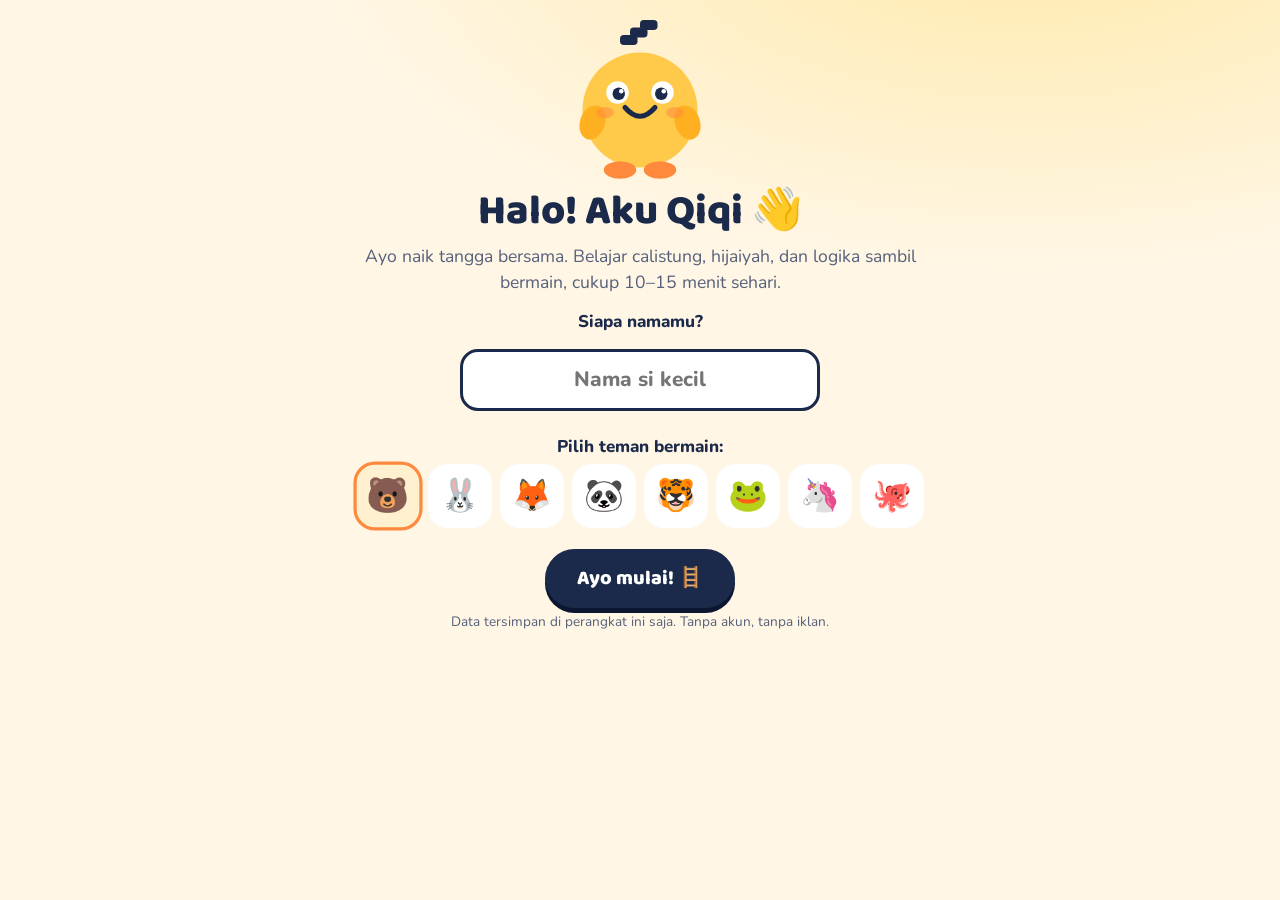
<file: game/index.html>
<!DOCTYPE html>
<html lang="id">
<head>
<meta charset="UTF-8">
<meta name="viewport" content="width=device-width, initial-scale=1, viewport-fit=cover">
<title>Main Anak Tangga Q — calistung, hijaiyah & logika sambil bermain</title>
<meta name="description" content="Game belajar calistung, hijaiyah, dan logika untuk anak 3–6 tahun. Satu anak tangga sehari, tanpa iklan.">
<meta name="theme-color" content="#FFF6E5">
<link rel="manifest" href="manifest.webmanifest">
<link rel="icon" type="image/svg+xml" href="../icon.svg">
<link rel="apple-touch-icon" href="../icon.png">
<link rel="preload" href="fonts/baloo-2-latin-800-normal.woff2" as="font" type="font/woff2" crossorigin>
<link rel="preload" href="fonts/nunito-latin-800-normal.woff2" as="font" type="font/woff2" crossorigin>
<link rel="stylesheet" href="game.css">
</head>
<body>
<div id="app"><noscript>Game ini membutuhkan JavaScript. Aktifkan JavaScript di browser kamu.</noscript></div>
<script src="config.js"></script>
<script src="content.js"></script>
<script src="core.js"></script>
<script src="acts.js"></script>
<script src="acts2.js"></script>
<script src="app.js"></script>
</body>
</html>
</file>
<file: styles.css>
/* Anak Tangga Q — v6
   Konsep: lembar kerja yang ditempel seperti stiker, tersusun naik seperti anak tangga. */

:root{
  --paper:#FFF8EC;
  --paper-2:#FFEFD0;
  --ink:#17254A;
  --ink-soft:#4B5878;
  --sun:#FFC94A;
  --tang:#FF8A3D;
  --tang-ink:#B8420A;
  --sky:#7CC4F4;
  --mint:#46C28F;
  --pink:#F58AB5;
  --violet:#9487F2;
  --white:#fff;
  --line:3px solid var(--ink);
  --pop:5px 5px 0 var(--ink);
  --pop-sm:3px 3px 0 var(--ink);
  --display:"Baloo 2","Nunito",system-ui,sans-serif;
  --body:"Nunito",system-ui,sans-serif;
  --max:1180px;
}

*,*::before,*::after{box-sizing:border-box}
html{scroll-behavior:smooth;scroll-padding-top:88px}
body{margin:0;background:var(--paper);color:var(--ink);font:400 1.0625rem/1.6 var(--body);-webkit-font-smoothing:antialiased;overflow-x:hidden}
img{max-width:100%;height:auto;display:block}
a{color:inherit}
h1,h2,h3{font-family:var(--display);font-weight:800;line-height:1.04;letter-spacing:-.02em;margin:0}
p{margin:0}
:focus-visible{outline:3px solid var(--tang);outline-offset:3px;border-radius:6px}
.wrap{width:min(100% - 2.5rem,var(--max));margin-inline:auto}
.skip{position:absolute;left:-999px;top:0;background:var(--ink);color:#fff;padding:.6rem 1rem;z-index:100}
.skip:focus{left:1rem;top:1rem}

/* ---------- Tombol ---------- */
.btn{display:inline-flex;align-items:center;justify-content:center;gap:.5rem;font:800 1rem/1 var(--body);text-decoration:none;padding:.95rem 1.5rem;border-radius:999px;border:var(--line);box-shadow:var(--pop-sm);cursor:pointer;transition:transform .12s,box-shadow .12s;background:#fff;color:var(--ink)}
.btn:hover{transform:translate(-2px,-2px);box-shadow:5px 5px 0 var(--ink)}
.btn:active{transform:translate(2px,2px);box-shadow:0 0 0 var(--ink)}
.btn.primary{background:var(--sun)}
.btn.dark{background:var(--ink);color:#fff;border-color:var(--ink);box-shadow:3px 3px 0 var(--tang)}
.btn.dark:hover{box-shadow:5px 5px 0 var(--tang)}
.btn.small{padding:.7rem 1.1rem;font-size:.92rem}
.btn.block{width:100%}

/* ---------- Nav ---------- */
.nav{position:sticky;top:.75rem;z-index:50;margin-top:.75rem}
.nav-in{display:flex;align-items:center;justify-content:space-between;gap:1rem;background:rgba(255,248,236,.9);backdrop-filter:blur(10px);border:var(--line);border-radius:999px;padding:.55rem .6rem .55rem 1.1rem;box-shadow:var(--pop-sm)}
.brand{display:flex;align-items:center;gap:.6rem;text-decoration:none;font:800 1.2rem/1 var(--display)}
.brand b{color:var(--tang)}
.brand-mark{display:inline-flex;align-items:flex-end;gap:2px;height:26px}
.brand-mark i{display:block;width:8px;border:2px solid var(--ink);border-radius:2px;background:var(--sun)}
.brand-mark i:nth-child(1){height:10px;background:var(--sky)}
.brand-mark i:nth-child(2){height:17px}
.brand-mark i:nth-child(3){height:25px;background:var(--tang)}
#menu{display:flex;align-items:center;gap:.25rem}
#menu a{text-decoration:none;font-weight:800;font-size:.95rem;padding:.55rem .85rem;border-radius:999px}
#menu a:hover,#menu a.aktif{background:var(--paper-2)}
#menu a.nav-cta{background:var(--sun);border:2px solid var(--ink);margin-left:.4rem}
.menu-btn{display:none;width:44px;height:44px;border:2px solid var(--ink);border-radius:50%;background:#fff;cursor:pointer;padding:0;position:relative}
.menu-btn span{position:absolute;left:11px;right:11px;height:2.5px;background:var(--ink);border-radius:2px;transition:.2s}
.menu-btn span:nth-child(1){top:14px}.menu-btn span:nth-child(2){top:20px}.menu-btn span:nth-child(3){top:26px}
.menu-btn[aria-expanded="true"] span:nth-child(1){top:20px;transform:rotate(45deg)}
.menu-btn[aria-expanded="true"] span:nth-child(2){opacity:0}
.menu-btn[aria-expanded="true"] span:nth-child(3){top:20px;transform:rotate(-45deg)}

/* ---------- Hero ---------- */
.hero{position:relative;padding:3.5rem 0 0;background:
  radial-gradient(circle at 1.5px 1.5px,rgba(255,138,61,.28) 1.5px,transparent 2px) 0 0/22px 22px,var(--paper)}
.hero-in{display:grid;grid-template-columns:1.05fr .95fr;gap:2rem;align-items:end}
.hero-copy{padding-bottom:4rem}
.hero h1{font-size:clamp(3.2rem,8.2vw,6.6rem);line-height:.92;letter-spacing:-.035em}
.hero h1 span{display:block}
.hero h1 span:nth-child(2){padding-left:.45em}
.hero h1 span:nth-child(3){padding-left:.9em}
.hero .lede{margin-top:1.6rem;font-size:1.25rem;font-weight:700;max-width:30ch}
.hero .sub{margin-top:.8rem;color:var(--ink-soft);max-width:44ch}
.actions{display:flex;flex-wrap:wrap;gap:.9rem;margin-top:1.8rem}
.hero .trust{list-style:none;padding:0;margin:1.6rem 0 0;display:flex;flex-wrap:wrap;gap:.5rem}
.hero .trust li{background:#fff;border:2px solid var(--ink);border-radius:999px;padding:.3rem .8rem;font-weight:800;font-size:.88rem}

/* tangga lembar kerja di hero */
.stair{position:relative;display:grid;grid-template-columns:repeat(3,1fr);align-items:end;gap:0;padding-top:2rem}
.stair-step{position:relative;display:flex;flex-direction:column;align-items:center}
.stair-step .sheet{position:relative;z-index:2;width:88%;aspect-ratio:662/936;border:var(--line);border-radius:10px;background:#fff;box-shadow:var(--pop);margin-bottom:-2.2rem;overflow:hidden;animation:rise .7s cubic-bezier(.2,.9,.3,1.2) both}
.stair-step .sheet img{width:100%;height:100%;object-fit:cover}
.stair-step:nth-child(1) .sheet{transform:rotate(-3deg);animation-delay:.1s}
.stair-step:nth-child(2) .sheet{transform:rotate(2deg);animation-delay:.3s}
.stair-step:nth-child(3) .sheet{transform:rotate(-2deg);animation-delay:.5s}
.stair-step .block{position:relative;z-index:1;width:100%;border:var(--line);border-bottom:0;border-radius:14px 14px 0 0;padding:2.7rem .8rem .8rem;text-align:center;font:800 1.05rem/1.15 var(--display)}
.stair-step .block small{display:block;font:700 .78rem/1.3 var(--body);margin-top:.2rem}
.stair-step:nth-child(1) .block{background:var(--sky);height:7.5rem}
.stair-step:nth-child(2) .block{background:var(--sun);height:11rem}
.stair-step:nth-child(3) .block{background:var(--tang);height:14.5rem}
@keyframes rise{from{opacity:0;translate:0 40px}to{opacity:1;translate:0 0}}

/* ---------- Marquee ---------- */
.marquee{background:var(--ink);color:#fff;border-block:var(--line);overflow:hidden;white-space:nowrap}
.marquee-track{display:inline-flex;gap:2.5rem;padding:.9rem 0;animation:slide 38s linear infinite;font:800 1.05rem/1 var(--display)}
.marquee-track span{display:inline-flex;align-items:center;gap:2.5rem}
.marquee-track span::after{content:"";width:14px;height:14px;background:var(--sun);border:2px solid #fff;border-radius:3px;rotate:45deg}
@keyframes slide{to{transform:translateX(-50%)}}

/* ---------- Bagian umum ---------- */
.section{padding:clamp(3.5rem,8vw,6.5rem) 0}
.section h2{font-size:clamp(2.1rem,5vw,3.5rem);max-width:18ch}
.lede-2{margin-top:1rem;color:var(--ink-soft);max-width:52ch;font-size:1.1rem}
.head{margin-bottom:2.5rem}
.paper-2{background:var(--paper-2)}

/* ---------- Masalah ---------- */
.contrast{display:grid;grid-template-columns:1fr 1fr;gap:1.2rem;margin-top:2.2rem}
.contrast article{border:var(--line);border-radius:26px;padding:1.8rem;box-shadow:var(--pop)}
.contrast .was{background:#fff;rotate:-.8deg}
.contrast .now{background:var(--ink);color:#fff;rotate:.8deg}
.contrast h3{font-size:1.5rem;margin-bottom:.5rem}
.contrast .now h3{color:var(--sun)}

/* ---------- Level ---------- */
.levels{display:grid;grid-template-columns:repeat(3,1fr);gap:1.2rem;align-items:end}
.level{display:flex;flex-direction:column;gap:.6rem;text-decoration:none;border:var(--line);border-radius:26px;padding:1.6rem;box-shadow:var(--pop);transition:transform .15s}
.level:hover{transform:translateY(-4px)}
.level:nth-child(1){background:var(--sky);margin-bottom:0}
.level:nth-child(2){background:var(--sun);padding-bottom:3.2rem}
.level:nth-child(3){background:var(--tang);padding-bottom:5.8rem}
.level .tag{align-self:flex-start;background:var(--ink);color:#fff;border-radius:999px;padding:.25rem .8rem;font:800 .85rem/1.3 var(--body)}
.level h3{font-size:1.7rem}
.level p{font-weight:600}
.level b{margin-top:.4rem;text-decoration:underline;text-decoration-thickness:2.5px;text-underline-offset:4px}
.levels-note{margin-top:1.8rem}
.levels-note a{font-weight:800}

/* ---------- Intip isi ---------- */
.intip{background:var(--ink);color:#fff}
.intip .lede-2{color:#C9D2EA}
.tabs{display:flex;gap:.5rem;overflow-x:auto;padding:.3rem .2rem .9rem;margin-top:2rem;scrollbar-width:none}
.tabs::-webkit-scrollbar{display:none}
.tab{flex:0 0 auto;font:800 .98rem/1 var(--body);padding:.75rem 1.15rem;border-radius:999px;border:2.5px solid #fff;background:transparent;color:#fff;cursor:pointer}
.tab:hover{background:rgba(255,255,255,.12)}
.tab[aria-selected="true"]{background:var(--sun);color:var(--ink);border-color:var(--sun)}
.panel[hidden]{display:none}
.panel-head{display:flex;flex-wrap:wrap;align-items:center;justify-content:space-between;gap:1rem;margin:.6rem 0 1.4rem}
.panel-head p{max-width:56ch;color:#E3E8F6}
.panel-head strong{color:var(--sun)}
.pages{display:flex;gap:1.4rem;overflow-x:auto;scroll-snap-type:x mandatory;padding:1rem .2rem 2rem;scrollbar-color:var(--sun) transparent}
.pg{all:unset;box-sizing:border-box;flex:1 0 min(78vw,300px);max-width:380px;scroll-snap-align:center;cursor:zoom-in}
.pg:focus-visible{outline:3px solid var(--sun);outline-offset:6px;border-radius:10px}
.pg figure{margin:0;transition:transform .2s}
.pg:nth-child(odd) figure{rotate:-1.2deg}
.pg:nth-child(even) figure{rotate:1deg}
.pg:hover figure{rotate:0deg;transform:translateY(-6px)}
.pg img{width:100%;aspect-ratio:662/936;object-fit:cover;background:#fff;border:3px solid #fff;border-radius:10px;box-shadow:6px 6px 0 rgba(255,201,74,.9)}
.pg figcaption{margin-top:.8rem;font-weight:700;font-size:.95rem;color:#E3E8F6;line-height:1.35}
.pg figcaption b{display:block;color:#fff}
.hint{font-size:.9rem;color:#AEBBDD}

/* lightbox */
dialog.lb{border:0;padding:0;background:transparent;max-width:none;max-height:none;width:100%;height:100%;color:#fff}
dialog.lb::backdrop{background:rgba(23,37,74,.92)}
.lb-in{height:100%;display:grid;grid-template-rows:1fr auto;justify-items:center;padding:1rem}
.lb-img{min-height:0;max-height:100%;max-width:min(94vw,640px);width:auto;border:4px solid #fff;border-radius:12px;background:#fff;object-fit:contain;align-self:center}
.lb-bar{display:flex;align-items:center;gap:1rem;padding:.9rem 0 .3rem;font-weight:700;flex-wrap:wrap;justify-content:center;text-align:center}
.lb-btn{width:46px;height:46px;border-radius:50%;border:2.5px solid #fff;background:transparent;color:#fff;font:800 1.3rem/1 var(--body);cursor:pointer}
.lb-btn:hover{background:var(--sun);color:var(--ink);border-color:var(--sun)}
.lb-close{position:absolute;top:1rem;right:1rem}

/* ---------- Produk (bento) ---------- */
.bento{display:grid;grid-template-columns:repeat(12,1fr);gap:1.2rem}
.tile{position:relative;display:flex;flex-direction:column;gap:.5rem;background:#fff;border:var(--line);border-radius:28px;padding:1.2rem;box-shadow:var(--pop)}
.tile img{border:var(--line);border-radius:16px;width:100%;aspect-ratio:1;object-fit:cover;background:#fff}
.tile .tag{align-self:flex-start;margin-top:.5rem;background:var(--paper-2);border:2px solid var(--ink);border-radius:999px;padding:.15rem .7rem;font:800 .82rem/1.4 var(--body)}
.tile h3{font-size:1.55rem}
.tile .meta{font-weight:800;color:var(--tang-ink);font-size:.95rem}
.tile .desc{color:var(--ink-soft);font-size:.98rem}
.tile .buy{margin-top:auto;padding-top:.9rem;display:flex;align-items:center;justify-content:space-between;gap:.8rem;flex-wrap:wrap}
.price{display:flex;align-items:baseline;gap:.5rem;font:800 1.7rem/1 var(--display)}
.price s{font:700 .95rem/1 var(--body);color:var(--ink-soft)}
.t12{grid-column:span 12}.t6{grid-column:span 6}.t4{grid-column:span 4}
.tile.best{background:var(--ink);color:#fff;display:grid;grid-template-columns:minmax(0,340px) 1fr;gap:2rem;align-items:center;padding:1.6rem;box-shadow:6px 6px 0 var(--tang)}
.tile.best img{border-color:var(--sun)}
.tile.best .tag{background:var(--sun);color:var(--ink)}
.tile.best h3{font-size:2.3rem;color:var(--sun)}
.tile.best .desc{color:#DCE3F5;font-size:1.05rem}
.tile.best .price s{color:#B8C3E0}
.tile.best .btn{background:var(--sun)}
.ribbon{position:absolute;top:-14px;right:20px;background:var(--tang);color:#fff;border:var(--line);border-radius:999px;padding:.3rem .9rem;font:800 .9rem/1.2 var(--body);rotate:3deg}
.checks{list-style:none;padding:0;margin:.4rem 0 .6rem;display:grid;gap:.35rem}
.checks li{padding-left:1.7rem;position:relative;font-weight:700}
.checks li::before{content:"";position:absolute;left:0;top:.42em;width:1rem;height:.55rem;border-left:3px solid var(--sun);border-bottom:3px solid var(--sun);rotate:-45deg}
.tile.row{display:grid;grid-template-columns:150px 1fr;gap:1.2rem;align-items:center}
.tile.c-mint{background:#DDF5EA}.tile.c-sky{background:#DDF0FD}.tile.c-sun{background:#FFF1C7}.tile.c-pink{background:#FDE3EE}.tile.c-violet{background:#E9E6FD}.tile.c-orange{background:#FFE5D2}
.note{background:rgba(255,255,255,.7);border:2px dashed var(--ink);border-radius:14px;padding:.55rem .8rem;font-size:.9rem;font-weight:700}
.bento-foot{margin-top:2rem;text-align:center}

/* ---------- Cara pakai ---------- */
.steps{list-style:none;margin:0;padding:0;display:grid;grid-template-columns:repeat(3,1fr);gap:1.2rem;align-items:end}
.steps li{background:#fff;border:var(--line);border-radius:26px;padding:1.6rem;box-shadow:var(--pop)}
.steps li:nth-child(2){padding-bottom:2.6rem}
.steps li:nth-child(3){padding-bottom:3.8rem}
.steps .num{display:grid;place-items:center;width:46px;height:46px;border-radius:50%;background:var(--sun);border:var(--line);font:800 1.3rem/1 var(--display);margin-bottom:.8rem}
.steps h3{font-size:1.45rem;margin-bottom:.35rem}
.steps p{color:var(--ink-soft)}

/* ---------- Game ---------- */
.game{background:var(--violet)}
.game-in{display:grid;grid-template-columns:1.1fr .9fr;gap:2.5rem;align-items:center}
.game h2{color:#fff;text-shadow:3px 3px 0 var(--ink)}
.game p,.game li{color:#fff;font-weight:700}
.game .checks li::before{border-color:#fff}
.game .micro{font-size:.9rem;font-weight:600;opacity:.9;margin-top:1rem}
.gstairs{display:flex;align-items:flex-end;gap:.6rem;height:280px}
.gstairs div{flex:1;border:var(--line);border-radius:14px 14px 0 0;display:grid;place-items:start center;padding-top:.8rem;font-size:2rem;box-shadow:var(--pop-sm)}
.gstairs div:nth-child(1){height:30%;background:var(--sky)}
.gstairs div:nth-child(2){height:55%;background:var(--sun)}
.gstairs div:nth-child(3){height:78%;background:var(--pink)}
.gstairs div:nth-child(4){height:100%;background:var(--mint)}

/* ---------- Gratis ---------- */
.free{background:var(--sun);border-block:var(--line)}
.free-in{display:grid;grid-template-columns:1.1fr .9fr;gap:3rem;align-items:center}
.free .checks li::before{border-color:var(--ink)}
.free .micro{margin-top:1rem;font-size:.9rem;font-weight:700}
.fan{position:relative;height:430px}
.fan img{position:absolute;width:56%;aspect-ratio:662/936;object-fit:cover;border:var(--line);border-radius:12px;background:#fff;box-shadow:var(--pop)}
.fan img:nth-child(1){left:2%;top:30px;rotate:-6deg}
.fan img:nth-child(2){right:2%;top:0;rotate:5deg}
.fan .cover{width:46%;left:26%;top:150px;rotate:-1deg;aspect-ratio:1;z-index:2}

/* ---------- Tentang ---------- */
.about-in{display:grid;grid-template-columns:.9fr 1.1fr;gap:3rem}
.story{font-size:1.15rem;display:grid;gap:1rem}
.values{display:grid;grid-template-columns:repeat(3,1fr);gap:1rem;margin-top:1.6rem}
.values div{background:#fff;border:var(--line);border-radius:20px;padding:1rem;box-shadow:var(--pop-sm)}
.values b{display:block;font:800 1.15rem/1.2 var(--display)}
.values span{font-size:.92rem;color:var(--ink-soft)}

/* ---------- Lini ---------- */
.lini{display:grid;grid-template-columns:repeat(3,1fr);gap:1.2rem}
.lini article{background:#fff;border:var(--line);border-radius:24px;padding:1.4rem;box-shadow:var(--pop-sm);display:grid;gap:.4rem;align-content:start}
.lini .top{display:flex;align-items:center;justify-content:space-between}
.lini .ico{font-size:1.8rem}
.lini .tag{background:var(--paper-2);border:2px solid var(--ink);border-radius:999px;padding:.1rem .7rem;font:800 .8rem/1.5 var(--body)}
.lini h3{font-size:1.3rem}
.lini p{color:var(--ink-soft);font-size:.97rem}
.lini .st{font-weight:800;font-size:.9rem;color:var(--tang-ink)}
.lini .now-on{background:var(--sun)}
.lini .now-on .st{color:var(--ink)}

/* ---------- FAQ ---------- */
.faq-list{max-width:780px;display:grid;gap:.8rem}
details{background:#fff;border:var(--line);border-radius:20px;box-shadow:var(--pop-sm);transition:background .2s}
details[open]{background:var(--paper-2)}
summary{cursor:pointer;list-style:none;padding:1.1rem 3.4rem 1.1rem 1.3rem;font:800 1.12rem/1.3 var(--display);position:relative}
summary::-webkit-details-marker{display:none}
summary::after{content:"+";position:absolute;right:1rem;top:50%;translate:0 -50%;width:32px;height:32px;display:grid;place-items:center;border:2.5px solid var(--ink);border-radius:50%;background:var(--sun);font:800 1.2rem/1 var(--body);transition:rotate .2s}
details[open] summary::after{rotate:45deg}
details p{padding:0 1.3rem 1.2rem;color:var(--ink-soft)}

/* ---------- Penutup ---------- */
.close-box{display:flex;flex-wrap:wrap;align-items:center;justify-content:space-between;gap:1.5rem;background:var(--tang);border:var(--line);border-radius:32px;padding:clamp(1.6rem,4vw,3rem);box-shadow:8px 8px 0 var(--ink)}
.close-box h2{max-width:14ch}
.close-box p{margin-top:.6rem;font-weight:700;max-width:46ch}

.foot{background:var(--ink);color:#C9D2EA;padding:3rem 0 5.5rem;margin-top:5rem}
.foot-in{display:grid;gap:1.2rem}
.foot b{font:800 1.4rem/1 var(--display);color:#fff}
.foot nav{display:flex;flex-wrap:wrap;gap:1.2rem}
.foot nav a{font-weight:800;text-decoration:none;color:#fff}
.foot nav a:hover{color:var(--sun)}
.foot .copy{font-size:.9rem}

/* ---------- CTA mobile ---------- */
.sticky-cta{display:none}

/* ---------- Responsif ---------- */
@media(max-width:980px){
  .hero-in{grid-template-columns:1fr}
  .hero-copy{padding-bottom:1rem}
  .stair{max-width:560px;margin-inline:auto;width:100%}
  .t6,.t4{grid-column:span 6}
  .tile.best{grid-template-columns:1fr}
  .tile.best img{max-width:340px}
  .game-in,.free-in,.about-in{grid-template-columns:1fr}
  .lini{grid-template-columns:repeat(2,1fr)}
}
@media(max-width:820px){
  #menu{position:absolute;top:calc(100% + .6rem);left:0;right:0;flex-direction:column;align-items:stretch;background:var(--paper);border:var(--line);border-radius:24px;padding:.8rem;box-shadow:var(--pop);display:none}
  #menu.open{display:flex}
  #menu a{padding:.8rem 1rem}
  #menu a.nav-cta{margin:.3rem 0 0;text-align:center}
  .menu-btn{display:block}
  .nav-in{position:relative}
  .contrast,.levels,.steps{grid-template-columns:1fr}
  .level:nth-child(n){padding-bottom:1.6rem}
  .steps li:nth-child(n){padding-bottom:1.6rem}
  .bento .t6,.bento .t4{grid-column:span 12}
  .tile.row{grid-template-columns:110px 1fr}
  .values{grid-template-columns:1fr}
  .lini{grid-template-columns:1fr}
  .fan{height:360px}
  .sticky-cta{display:flex;position:fixed;left:.75rem;right:.75rem;bottom:.75rem;z-index:60;align-items:center;justify-content:space-between;gap:.8rem;background:var(--ink);color:#fff;border-radius:999px;padding:.55rem .6rem .55rem 1.2rem;box-shadow:0 8px 24px rgba(23,37,74,.35)}
  .sticky-info b{display:block;font:800 1rem/1.1 var(--display)}
  .sticky-info span{font-size:.82rem;color:#C9D2EA}
  .sticky-cta a{background:var(--sun);color:var(--ink);font-weight:800;text-decoration:none;border-radius:999px;padding:.8rem 1.2rem;white-space:nowrap}
}
@media(max-width:520px){
  .wrap{width:min(100% - 1.8rem,var(--max))}
  .hero{padding-top:2rem}
  .stair-step .block{padding-top:2.2rem;font-size:.9rem}
  .stair-step .block small{display:none}
  .stair-step:nth-child(1) .block{height:5rem}
  .stair-step:nth-child(2) .block{height:7.5rem}
  .stair-step:nth-child(3) .block{height:10rem}
  .tile.row{grid-template-columns:1fr}
  .tile.row img{max-width:180px}
}
@media(prefers-reduced-motion:reduce){
  *,*::before,*::after{animation:none!important;transition:none!important;scroll-behavior:auto!important}
  .marquee-track{animation:none}
}
.tile .body{display:flex;flex-direction:column;gap:.5rem;flex:1}
.tile.best .body .buy{padding-top:.4rem;justify-content:flex-start;gap:1.4rem}
</file>
<file: game/game.css>
@font-face{font-family:"Baloo 2";font-weight:800;font-display:swap;src:url(fonts/baloo-2-latin-800-normal.woff2) format("woff2")}
@font-face{font-family:"Baloo 2";font-weight:700;font-display:swap;src:url(fonts/baloo-2-latin-800-normal.woff2) format("woff2")}
@font-face{font-family:Nunito;font-weight:400;font-display:swap;src:url(fonts/nunito-latin-400-normal.woff2) format("woff2")}
@font-face{font-family:Nunito;font-weight:700;font-display:swap;src:url(fonts/nunito-latin-700-normal.woff2) format("woff2")}
@font-face{font-family:Nunito;font-weight:800;font-display:swap;src:url(fonts/nunito-latin-800-normal.woff2) format("woff2")}
@font-face{font-family:"Noto Naskh Arabic";font-weight:400 800;font-display:swap;src:url(fonts/noto-naskh-arabic-arabic-700-normal.woff2) format("woff2")}
:root{--fd:"Baloo 2",Nunito,system-ui,sans-serif;--far:"Noto Naskh Arabic","Geeza Pro","Arial",serif;--cream:#FFF6E5;--navy:#1B2A4A;--yellow:#FFC94A;--orange:#FF8A3D;--orange-ink:#B8420A;--ink:#55607A;--green:#2E9E5B;--card:#fff;--wbg:#FFF6E5;--wc:#1B2A4A}
*{box-sizing:border-box;-webkit-tap-highlight-color:transparent}
html,body{margin:0;min-height:100%}
body{font-family:Nunito,system-ui,sans-serif;font-size:17px;line-height:1.5;color:var(--navy);background:radial-gradient(1200px 600px at 80% -10%,#FFE9A8 0,transparent 60%),var(--cream);-webkit-font-smoothing:antialiased;user-select:none;-webkit-user-select:none;overscroll-behavior-y:contain}
h1,h2,h3,.ttl,.btn,.node b,.bigtxt,.tile,.cell,.count,.stp small{font-family:var(--fd)}
h1{font-size:clamp(1.8rem,6vw,2.6rem);line-height:1.1;margin:.3rem 0 .5rem;font-weight:800}
h2{font-size:1.5rem;margin:.4rem 0 .6rem;font-weight:800;line-height:1.15}
p{margin:0 0 .8rem}
button{font:inherit;color:inherit;cursor:pointer;border:0;background:none;touch-action:manipulation}
:focus-visible{outline:3px solid var(--orange-ink);outline-offset:2px}
.page{max-width:640px;margin:0 auto;padding:14px 16px 48px;min-height:100vh}
.center{text-align:center}
.lead{font-size:1.1rem;color:var(--ink)}.lead.sm{font-size:.95rem;text-align:center}
.micro{font-size:.85rem;color:var(--ink)}.micro.err{color:#C0392B;font-weight:800}
.label{font-weight:800;margin:.8rem 0 .3rem}
.topbar{display:flex;align-items:center;justify-content:space-between;gap:.6rem;min-height:52px}
.ttl{font-size:1.15rem;font-weight:800;text-align:center;flex:1}
.back{background:#fff;border-radius:999px;padding:.45rem .95rem;font-weight:800;box-shadow:0 3px 0 rgba(27,42,74,.12);min-width:44px;min-height:44px}
.chip{background:#fff;border-radius:999px;padding:.3rem .8rem;font-weight:800;font-size:.9rem;box-shadow:0 3px 0 rgba(27,42,74,.08)}
.chips{display:flex;gap:.5rem;flex-wrap:wrap;justify-content:center;margin:.4rem 0 1rem}
.who{background:#fff;border-radius:999px;padding:.5rem 1rem;font-weight:800;box-shadow:0 3px 0 rgba(27,42,74,.1)}
.gear{font-size:1.5rem;width:46px;height:46px;border-radius:50%;background:#fff;box-shadow:0 3px 0 rgba(27,42,74,.1)}
.hero-m{width:150px;margin:.4rem auto}.hero-m.sm{width:84px;margin:0 auto}
.mascot{width:100%;height:auto;display:block;animation:bob 3s ease-in-out infinite}
.mascot.wow{animation:hop .5s ease 2}
@keyframes bob{50%{transform:translateY(-6px)}}@keyframes hop{40%{transform:translateY(-16px) scale(1.04)}}
.greet{display:flex;align-items:center;gap:.8rem;margin:.6rem 0}.greet .hero-m{margin:0;flex:0 0 84px}
.greet h1{margin:0}
/* tombol */
.btn{display:inline-flex;align-items:center;justify-content:center;gap:.4rem;border-radius:999px;padding:.7rem 1.4rem;font-weight:800;font-size:1.05rem;text-decoration:none;color:var(--navy);margin:.3rem .25rem;min-height:48px;transition:transform .12s}
.btn:active{transform:translateY(2px) scale(.98)}
.btn.primary{background:var(--navy);color:#fff;box-shadow:0 5px 0 #0c1630}
.btn.primary:hover{background:#243a63}
.btn.ghost{background:#fff;border:2px solid var(--navy)}
.btn.big{font-size:1.25rem;padding:.9rem 2rem;min-height:58px}.btn.small{padding:.4rem 1rem;min-height:40px;font-size:.95rem}
.input{width:100%;max-width:360px;font:inherit;font-size:1.3rem;font-weight:800;text-align:center;padding:.8rem 1rem;border:3px solid var(--navy);border-radius:18px;background:#fff;color:var(--navy);margin:.6rem 0;user-select:text;-webkit-user-select:text}
.avatars{display:flex;flex-wrap:wrap;gap:.5rem;justify-content:center;margin-bottom:1rem}
.av{font-size:2rem;width:64px;height:64px;border-radius:20px;background:#fff;border:3px solid transparent}.av.sel{border-color:var(--orange);background:#FFF1CF;transform:scale(1.08)}
.pcards{display:flex;flex-wrap:wrap;gap:.8rem;justify-content:center;margin:1rem 0}
.pcard{background:#fff;border-radius:22px;padding:1rem 1.4rem;min-width:130px;box-shadow:0 5px 0 rgba(27,42,74,.12)}.pcard em{display:block;font-size:2.6rem;font-style:normal}.pcard b{font-family:var(--fd);font-size:1.15rem}
/* beranda */
.track{display:flex;align-items:center;gap:1rem;width:100%;text-align:left;background:#fff;border-radius:24px;padding:1.1rem 1.2rem;margin:.7rem 0;box-shadow:0 6px 0 rgba(27,42,74,.12);transition:transform .12s}
.track:active{transform:translateY(3px)}
.track>em{font-style:normal;font-size:2.6rem;width:64px;height:64px;display:grid;place-items:center;border-radius:20px;background:#FFF1CF;flex:0 0 64px}
.track.pet>em{background:#E4F6E8}
.track>div{flex:1}.track b{font-family:var(--fd);font-size:1.3rem;display:block;line-height:1.1}.track span{display:block;font-size:.9rem;color:var(--ink)}.track small{font-size:.8rem;color:var(--ink)}
.go{font-size:2rem;color:var(--orange-ink);font-weight:800}
.bar{height:12px;border-radius:99px;background:#EEF1F7;margin:.4rem 0 .2rem;overflow:hidden}.bar i{display:block;height:100%;background:linear-gradient(90deg,var(--yellow),var(--orange));border-radius:99px;transition:width .6s}
.row2{display:flex;gap:.5rem;justify-content:center;flex-wrap:wrap;margin-top:1rem}
.unlockbar{display:flex;align-items:center;justify-content:space-between;gap:.8rem;flex-wrap:wrap;background:var(--navy);color:#fff;border-radius:20px;padding:.9rem 1.1rem;margin-top:1.2rem;font-weight:700;font-size:.95rem}
.unlockbar .btn.primary{background:var(--yellow);color:var(--navy);box-shadow:none}
/* peta */
.map .stairs{display:flex;flex-direction:column;padding:8px 0 20px}
.banner{display:flex;align-items:center;gap:.7rem;justify-content:center;color:#fff;border-radius:18px;padding:.6rem 1rem;margin:14px 0 6px;box-shadow:0 5px 0 rgba(0,0,0,.18)}.banner em{font-style:normal;font-size:1.6rem}.banner b{font-family:var(--fd);font-size:1.2rem}
.rowm{position:relative;height:124px;--x:50%}
.pos1{--x:50%}.pos2{--x:28%}.pos3{--x:50%}.pos0{--x:72%}
.stepblock{position:absolute;left:var(--x);transform:translateX(-50%);bottom:16px;width:150px;height:22px;border-radius:12px;background:linear-gradient(#35508a,#243a63);box-shadow:0 5px 0 #162540}
.dlabel{position:absolute;left:var(--x);transform:translateX(-50%);bottom:-2px;font-size:.75rem;font-weight:800;color:var(--ink)}
.node{position:absolute;left:var(--x);transform:translateX(-50%);top:2px;width:78px;height:78px;border-radius:50%;background:#fff;border:5px solid var(--yellow);box-shadow:0 6px 0 rgba(27,42,74,.2);display:flex;flex-direction:column;align-items:center;justify-content:center;font-size:1.6rem;line-height:1;transition:transform .12s}
.node:active{transform:translateX(-50%) translateY(3px)}
.node b{font-size:1.9rem;font-weight:800}
.node.done{border-color:var(--green);background:#F0FBF3}.node .stk{font-size:1.9rem}.node .stars{font-size:.7rem;color:#E5A100;letter-spacing:1px;margin-top:2px}
.node.current{border-color:var(--orange);background:var(--yellow);animation:pulse 1.6s ease-in-out infinite}
.node.wait{border-color:#8D9ABB;background:#EEF1F7}.node.future{border-color:#D7DDEA;background:#F6F8FC;color:#98A3BC;box-shadow:none}.node.nopay{border-color:#D7DDEA;background:#F6F8FC}
.lk{font-size:1.7rem}
.me{position:absolute;left:-62px;top:6px;width:56px;pointer-events:none}.pos2 .me{left:auto;right:-62px}
@keyframes pulse{50%{transform:translateX(-50%) scale(1.07)}}
.ground{text-align:center;font-weight:800;color:var(--ink);padding:10px}
.map.pet .stairs{background:linear-gradient(#fff0,#fff0)}
/* modal */
.overlay{position:fixed;inset:0;background:rgba(27,42,74,.55);display:flex;align-items:flex-end;justify-content:center;z-index:50;animation:fade .2s}
.sheet{position:relative;background:#fff;border-radius:28px 28px 0 0;padding:1.4rem 1.2rem 1.8rem;width:min(520px,100%);text-align:center;animation:up .25s ease;max-height:92vh;overflow:auto}
@media(min-width:700px){.overlay{align-items:center}.sheet{border-radius:28px}}
.x{position:absolute;right:12px;top:10px;width:40px;height:40px;border-radius:50%;background:#F0F2F8;font-weight:800}
.daybig small{color:var(--orange-ink);font-weight:800;letter-spacing:.1em;text-transform:uppercase}
.stepsl{list-style:none;padding:0;margin:.8rem 0;display:grid;gap:.4rem;text-align:left}.stepsl li{background:var(--cream);border-radius:14px;padding:.6rem .9rem;font-weight:800;display:flex;align-items:center;gap:.7rem}.stepsl em{font-style:normal;font-size:1.5rem}
@keyframes up{from{transform:translateY(40px);opacity:0}}@keyframes fade{from{opacity:0}}
/* bermain */
.play{background:linear-gradient(var(--wbg),var(--cream));max-width:680px}
.stepper{display:flex;align-items:flex-end;justify-content:center;gap:.5rem;margin:.2rem 0 .6rem}
.stp{width:94px;text-align:center;background:#fff;border:3px solid #E3E8F2;border-radius:14px 14px 4px 4px;padding:.25rem .2rem;opacity:.75;transition:all .3s}
.stp.s0{height:56px}.stp.s1{height:70px}.stp.s2{height:84px}
.stp em{font-style:normal;font-size:1.3rem;display:block;line-height:1.2}.stp small{display:block;font-size:.7rem;line-height:1.1;font-weight:700;color:var(--ink)}
.stp.cur{opacity:1;border-color:var(--orange);background:#FFF1CF;transform:translateY(-4px)}.stp.done{opacity:1;border-color:var(--green);background:#E4F6E8}
.mrow{display:flex;align-items:center;gap:.6rem;margin-bottom:.4rem}
.mm{width:78px;flex:0 0 78px}.mm span{display:block}
.bwrap{flex:1;position:relative;background:#fff;border-radius:20px;padding:.7rem 3rem .7rem 1rem;font-family:var(--fd);font-weight:800;font-size:1.25rem;line-height:1.2;box-shadow:0 4px 0 rgba(27,42,74,.1)}
.bwrap:before{content:"";position:absolute;left:-9px;top:50%;margin-top:-9px;border:9px solid transparent;border-right-color:#fff;border-left:0}
.speak{position:absolute;right:6px;top:50%;transform:translateY(-50%);width:42px;height:42px;border-radius:50%;background:var(--yellow);font-size:1.2rem}
.stage{background:#fff;border-radius:26px;padding:1rem;min-height:320px;box-shadow:0 6px 0 rgba(27,42,74,.1);display:flex;flex-direction:column;align-items:center;gap:.8rem;overflow:hidden}
.toast{position:fixed;left:50%;bottom:26px;transform:translate(-50%,40px);opacity:0;background:var(--navy);color:#fff;font-family:var(--fd);font-weight:800;font-size:1.3rem;padding:.55rem 1.4rem;border-radius:999px;pointer-events:none;z-index:20}
.toast.on{animation:toast 1.4s ease}@keyframes toast{15%,75%{opacity:1;transform:translate(-50%,0)}100%{opacity:0;transform:translate(-50%,-10px)}}
.interlude{margin:auto;text-align:center;padding:1rem}
.rdots{display:flex;gap:.4rem}.rdots i{width:14px;height:14px;border-radius:50%;background:#E3E8F2}.rdots i.on{background:var(--green)}.rdots i.cur{background:var(--yellow);box-shadow:0 0 0 3px #FFF1CF}
.q{width:100%;display:flex;justify-content:center}
.opts{display:grid;gap:.7rem;width:100%}.opts.n2{grid-template-columns:repeat(2,1fr)}.opts.n3{grid-template-columns:repeat(3,1fr)}.opts.n4{grid-template-columns:repeat(2,1fr)}.opts.n9{grid-template-columns:repeat(3,1fr)}
.opt{background:#FFF9EC;border:3px solid #F2E3BC;border-radius:22px;min-height:96px;padding:.5rem;display:flex;align-items:center;justify-content:center;box-shadow:0 5px 0 #E8D6A6;transition:transform .1s}
.opt:active{transform:translateY(3px)}.opt.good{background:#DFF6E6;border-color:var(--green);box-shadow:0 5px 0 #1f7a43;animation:hop .45s}
.opt.bad{background:#FBE3E0;border-color:#E39A93;box-shadow:none;opacity:.55}
.pic{display:flex;flex-direction:column;align-items:center;line-height:1}.pic em{font-style:normal;font-size:3.4rem}.pic small{font-weight:800;margin-top:.3rem;font-size:.9rem;color:var(--ink)}.pic.sm em{font-size:2.6rem}
.pic.shadow em{filter:brightness(0) opacity(.78)}
.bigtxt{font-size:2.8rem;font-weight:800;line-height:1}.syl .bigtxt{font-size:2.6rem;text-transform:none}
.opt.sz{min-height:140px}.opt.odd{min-height:84px}
.letterbox{display:flex;gap:1rem;align-items:baseline;justify-content:center;background:var(--cream);border-radius:20px;padding:.4rem 1.6rem}.letterbox b{font-family:var(--fd);font-size:5rem;line-height:1.1;color:var(--orange-ink)}.letterbox span{font-family:var(--fd);font-size:3.4rem;font-weight:800}
.wordbox{text-align:center;background:var(--cream);border-radius:20px;padding:.5rem 1.4rem;display:flex;flex-direction:column;align-items:center}.wordbox em{font-style:normal;font-size:4.4rem;line-height:1.1}.wordbox b{font-family:var(--fd);letter-spacing:.1em;color:var(--orange-ink);font-size:1.2rem}
.readword{display:flex;gap:.4rem;font-family:var(--fd);font-weight:800;font-size:3.4rem;line-height:1.1;background:var(--cream);border-radius:20px;padding:.4rem 1.4rem}.readword span+span:before{content:"·";color:var(--yellow);margin-right:.4rem}
.items{display:flex;flex-wrap:wrap;gap:.3rem;justify-content:center;font-size:2.4rem;max-width:380px;background:var(--cream);border-radius:20px;padding:.6rem}.items span{animation:pop .3s both}
@keyframes pop{from{transform:scale(0)}}
.sum{display:flex;align-items:center;gap:.5rem;flex-wrap:wrap;justify-content:center}.sum b{font-size:2.4rem;font-family:"Baloo 2"}.sum .items{font-size:1.9rem;max-width:200px}
.count{font-size:1.5rem;font-weight:800;background:var(--cream);border-radius:999px;padding:.1rem 1.1rem}
.lgrid{display:grid;grid-template-columns:repeat(4,1fr);gap:.6rem;width:100%;max-width:400px}
.cell{aspect-ratio:1;border-radius:20px;background:#FFF9EC;border:3px solid #F2E3BC;font-size:2.8rem;font-weight:800;box-shadow:0 4px 0 #E8D6A6}.cell.good{background:#DFF6E6;border-color:var(--green)}.cell.bad{background:#FBE3E0;opacity:.6}
.pgrid{display:grid;grid-template-columns:repeat(4,1fr);gap:.5rem;width:100%;max-width:400px}
.pitem{aspect-ratio:1;font-size:2.4rem;border-radius:20px;background:#fff;border:3px dashed #D8DFEE;transition:transform .15s}.pitem.on{background:#FFF1CF;border:3px solid var(--orange);transform:scale(1.08)}
.pitem.paint{filter:grayscale(1) opacity(.45)}.pitem.paint.on{filter:none;border-color:var(--green);background:#E4F6E8}
.slots{display:flex;gap:.5rem}.slot{width:84px;height:84px;border-radius:18px;border:4px dashed #C9D2E6;display:grid;place-items:center;font-family:var(--fd);font-size:2.2rem;font-weight:800}.slot.fill{border:4px solid var(--green);background:#E4F6E8}
.tiles{display:flex;gap:.6rem;flex-wrap:wrap;justify-content:center}.tile{background:var(--yellow);border-radius:18px;padding:.6rem 1.2rem;font-size:2.2rem;font-weight:800;box-shadow:0 5px 0 #d9a21c;min-width:76px}.tile.used{visibility:hidden}
.tracebox{position:relative;width:min(100%,340px);aspect-ratio:1;border-radius:22px;background:#FFFCF4;border:3px solid #F2E3BC}
.tc{position:absolute;inset:0;width:100%;height:100%;border-radius:20px}.tc.i{touch-action:none;cursor:crosshair}
.hint{font-weight:800;color:var(--ink);text-align:center;min-height:1.4em}
.mazewrap{display:flex;justify-content:center;touch-action:none}
.maze{box-sizing:content-box;display:grid;border:4px solid #1B2A4A;border-radius:10px;background:#FFFCF4;touch-action:none;margin:0 auto}
.mc{display:grid;place-items:center;transition:background .15s;line-height:1}.mc.trail{background:#FFE9A8}.mc.goal{animation:pulse2 1s infinite}@keyframes pulse2{50%{transform:scale(1.15)}}
.pattern{display:flex;flex-wrap:wrap;gap:.4rem;justify-content:center;font-size:2.1rem;background:var(--cream);border-radius:20px;padding:.6rem 1rem}.qmark{display:grid;place-items:center;width:1.4em;height:1.4em;border:4px dashed var(--orange);border-radius:14px;color:var(--orange-ink);font-family:var(--fd);font-weight:800;font-size:1.8rem}
.dotswrap{position:relative;width:min(100%,340px);aspect-ratio:1}
.dots{width:100%;height:100%;background:#FFFCF4;border-radius:22px;border:3px solid #F2E3BC;touch-action:none}
.dot{cursor:pointer}.dot circle{fill:#fff;stroke:var(--navy);stroke-width:4}.dot text{font:800 20px var(--fd);fill:var(--navy);pointer-events:none}.dot.done circle{fill:var(--green);stroke:#1f7a43}.dot.done text{fill:#fff}
.dots line{stroke:var(--orange);stroke-width:6;stroke-linecap:round}.dfill{fill:rgba(255,201,74,0);transition:fill .6s}.dfill.on{fill:rgba(255,201,74,.55)}
.reveal-e{position:absolute;inset:0;display:grid;place-items:center;font-size:5rem;opacity:0;transform:scale(.3);transition:all .6s;pointer-events:none}.reveal-e.on{opacity:1;transform:scale(1)}
.sudo{display:grid;grid-template-columns:repeat(3,1fr);gap:.4rem;width:min(100%,300px);background:var(--navy);padding:.4rem;border-radius:20px}
.sc{aspect-ratio:1;background:#fff;border-radius:14px;font-size:2.4rem}.sc.empty{background:#FFF1CF;border:3px dashed var(--orange)}.sc.sel{background:#fff;border:4px solid var(--orange);box-shadow:0 0 0 4px #FFD9B8}.sc.good{background:#E4F6E8;border:0}
.palette{display:flex;gap:.7rem}.palette .opt{width:86px;min-height:80px}
.mirror{display:flex;align-items:center;gap:.5rem;justify-content:center}.axis{font-size:2.4rem}
.mgrid{display:grid;grid-template-columns:repeat(3,1fr);gap:.3rem;width:132px}
.mcell{aspect-ratio:1;border-radius:10px;background:#F2F5FB;border:3px solid #D9E0EF}.mcell.lit{background:var(--orange);border-color:#d86d27}
.mirror .mgrid:last-child .mcell:not(.lit){background:#fff;border-style:dashed}
/* efek */
.shake{animation:shake .45s}@keyframes shake{20%,60%{transform:translateX(-7px)}40%,80%{transform:translateX(7px)}}
.confetti{position:fixed;inset:0;pointer-events:none;overflow:hidden;z-index:80}.confetti i{position:absolute;top:-20px;width:10px;height:16px;border-radius:2px;animation:fall linear forwards}
@keyframes fall{to{transform:translateY(110vh) rotate(720deg)}}
/* hadiah */
.reward{padding-top:40px}
.starrow{display:flex;gap:.6rem;justify-content:center;margin:.6rem 0}.big-star{font-size:4.4rem;color:#D7DDEA;line-height:1}.big-star.on{color:var(--yellow);text-shadow:0 4px 0 #d9a21c;animation:starin .6s both}
@keyframes starin{from{transform:scale(0) rotate(-90deg)}60%{transform:scale(1.3)}}
.sticker-new{display:inline-flex;flex-direction:column;background:#fff;border-radius:24px;padding:.8rem 1.6rem;box-shadow:0 6px 0 rgba(27,42,74,.12);margin:.6rem;animation:hop .6s .8s both}.sticker-new em{font-style:normal;font-size:4rem}.sticker-new small{font-weight:800;color:var(--orange-ink)}
.milestone{font-family:var(--fd);font-weight:800;font-size:1.3rem;background:var(--yellow);border-radius:16px;padding:.6rem 1rem;margin:.6rem 0}
/* album & tabs */
.tabs{display:flex;gap:.4rem;justify-content:center;margin:.4rem 0}.tab{background:#fff;border-radius:999px;padding:.5rem 1rem;font-weight:800;border:2px solid transparent}.tab.on{border-color:var(--navy);background:#FFF1CF}
.album{display:grid;grid-template-columns:repeat(5,1fr);gap:.5rem}
.sticker{background:#fff;border-radius:16px;padding:.4rem .2rem;text-align:center;opacity:.55}.sticker em{font-style:normal;font-size:2.2rem;display:block;line-height:1.2;filter:grayscale(1)}.sticker small{font-size:.65rem;font-weight:800;color:var(--ink)}
.sticker.got{opacity:1}.sticker.got em{filter:none}
/* sertifikat */
.cert{margin:1rem auto;max-width:560px;background:#fff;border:10px solid var(--yellow);border-radius:14px;padding:8px}.cert-in{border:3px dashed var(--navy);border-radius:8px;padding:1.4rem 1rem}
.cert small{letter-spacing:.2em;font-weight:800;color:var(--orange-ink)}.cert h1{font-size:2.6rem;color:var(--navy);margin:.2rem 0}.cert h2{color:var(--orange-ink)}.cert .cd{color:var(--ink)}.sign{font-family:var(--fd);display:block;margin-top:.8rem}
/* orang tua */
.panel{background:#fff;border-radius:22px;padding:1rem 1.2rem;margin:.8rem 0;box-shadow:0 4px 0 rgba(27,42,74,.08)}.panel h2{font-size:1.2rem}
.setrow{display:flex;align-items:center;justify-content:space-between;gap:1rem;padding:.5rem 0;border-top:1px solid #EEF1F7}.setrow small{display:block;color:var(--ink);font-size:.8rem}
.toggle{width:58px;height:32px;border-radius:99px;background:#CBD3E4;position:relative;flex:0 0 58px;transition:background .2s}.toggle i{position:absolute;left:3px;top:3px;width:26px;height:26px;border-radius:50%;background:#fff;transition:transform .2s;box-shadow:0 2px 4px rgba(0,0,0,.2)}.toggle.on{background:var(--green)}.toggle.on i{transform:translateX(26px)}
@media(max-width:420px){.stp{width:84px}.stp small{font-size:.62rem}.opt{min-height:88px}.pic em{font-size:3rem}.album{grid-template-columns:repeat(4,1fr)}.bwrap{font-size:1.1rem}}
@media(prefers-reduced-motion:reduce){*{animation:none!important;transition:none!important}}
@media print{body{background:#fff}.noprint,.confetti{display:none!important}.page{padding:0}.cert{margin:0 auto}}

/* ================= v2 ================= */
.spacer{min-width:44px}
.ar{font-family:var(--far);font-weight:700;line-height:1.6;direction:rtl;unicode-bidi:isolate}
.ar.xl{font-size:5.4rem;line-height:1.5}.ar.lg{font-size:3.6rem;line-height:1.5}.ar.word{font-size:2.6rem}
.opt .ar{font-size:3.2rem;line-height:1.4}
.btn.danger{border-color:#C0392B;color:#C0392B}
.input.code{letter-spacing:.08em;text-transform:uppercase}
.label{display:block}
.sec{display:flex;align-items:baseline;gap:.6rem;flex-wrap:wrap;margin-top:1.2rem}.sec small{font-family:Nunito,sans-serif;font-size:.85rem;font-weight:700;color:var(--ink)}
.track{margin:.55rem 0}.track.hij>em{background:#DDF3EC}.track.pet>em{background:#E4F6E8}
.tinfo{min-width:0}
.tiles2{display:grid;grid-template-columns:1fr 1fr;gap:.7rem}
.bigtile{border-radius:24px;padding:1rem;text-align:left;color:#fff;box-shadow:0 6px 0 rgba(27,42,74,.25);display:flex;flex-direction:column;gap:.15rem;min-height:132px}
.bigtile em{font-style:normal;font-size:2.4rem;line-height:1}.bigtile b{font-family:var(--fd);font-size:1.25rem;line-height:1.1;margin-top:.3rem}.bigtile small{font-weight:700;opacity:.9}
.bigtile.park{background:linear-gradient(135deg,#5B3FC4,#8A5BE0)}.bigtile.rut{background:linear-gradient(135deg,#FF8A3D,#FFB020);color:var(--navy)}
.bigtile:active{transform:translateY(3px)}
.who small{opacity:.6}
.legend{display:flex;gap:.8rem;justify-content:center;flex-wrap:wrap;font-size:.8rem;font-weight:700;color:var(--ink);margin-bottom:.4rem}
.banner small{font-weight:700;opacity:.85;margin-left:.3rem}
.nodear{font-size:2.2rem;line-height:1;margin-top:-.2rem}
.node.future .nodear{color:#98A3BC}
/* stepper fleksibel */
.stepper{gap:.35rem}
.stp{flex:1 1 0;max-width:110px;width:auto}
.stepper.n4 small,.stepper.n5 small{font-size:.6rem}
.stepper.n5 .stp em{font-size:1.1rem}
.ministeps{display:flex;gap:.4rem;justify-content:center;margin-top:.6rem}.ministeps i{width:28px;height:10px;border-radius:5px;background:#E3E8F2}.ministeps i.on{background:var(--green)}
.toast.bad{background:#C0392B}
.bubble{min-height:1.2em}
/* pilihan */
.opt.letter .bigtxt{font-size:3.4rem}
.opt.name .bigtxt{font-size:1.9rem}
.opt.grp{min-height:150px;padding:.4rem}.opt.grp .items{background:transparent;font-size:1.7rem;max-width:100%}
.opt.col,.opt.shp{min-height:110px}
.swatch{width:64px;height:64px;border-radius:50%;border:3px solid rgba(27,42,74,.25);display:block}
.shape svg{width:72px;height:72px;display:block}
.letterbox.solo b{font-size:5.6rem;color:var(--navy)}
.items.many{font-size:1.7rem;max-width:420px}
.items .gone{opacity:.28;position:relative}.items .gone:after{content:"✕";position:absolute;inset:0;display:grid;place-items:center;color:#C0392B;font-weight:800;font-size:1.3em;opacity:1}
.kurangbox{display:flex;flex-direction:column;align-items:center;gap:.3rem}.kurangbox small{font-weight:800;color:var(--ink)}
.readword.sm{font-size:2.2rem;padding:.2rem .8rem;background:#fff}.readword .gap{color:var(--orange-ink);border-bottom:4px dashed var(--orange);min-width:1.4em;text-align:center}
.numline{display:flex;gap:.3rem;flex-wrap:wrap;justify-content:center}.numline i{width:40px;height:40px;border-radius:12px;border:3px dashed #D7DDEA;display:grid;place-items:center;font-style:normal;font-family:var(--fd);font-weight:800;font-size:1.2rem}.numline i.on{border:3px solid var(--green);background:#E4F6E8}
.lgrid.urut .cell{font-size:2.2rem}
.arcell .ar{font-size:2.4rem;line-height:1}
.hijbox{display:flex;flex-direction:column;align-items:center;background:var(--cream);border-radius:20px;padding:.2rem 1.6rem .5rem}
.hijbox b{font-family:var(--fd);font-size:1.6rem;color:var(--orange-ink);line-height:1}.hijbox small{font-weight:800;color:var(--ink)}
.hijbox.intro{background:#DDF3EC}.hijbox.mini{flex-direction:row;gap:.8rem;padding:0 1rem}.hijbox.mini .ar{font-size:2.6rem}
.hijword{display:flex;flex-direction:column;align-items:center;background:var(--cream);border-radius:20px;padding:.4rem 1.4rem}.hijword em{font-style:normal;font-size:3.6rem;line-height:1.1}.hijword small{font-weight:700;color:var(--ink)}
/* kartu ingatan */
.memgrid{display:grid;gap:.6rem;width:100%;max-width:420px}
.mcard{position:relative;aspect-ratio:3/4;perspective:600px;background:none;padding:0}
.mcard>div{position:absolute;inset:0;border-radius:16px;display:grid;place-items:center;backface-visibility:hidden;-webkit-backface-visibility:hidden;transition:transform .35s}
.mcard .back{background:linear-gradient(135deg,var(--navy),#35508a);color:var(--yellow);font-family:var(--fd);font-weight:800;font-size:2rem;box-shadow:0 4px 0 #0c1630}
.mcard .front{background:#fff;border:3px solid #F2E3BC;transform:rotateY(180deg)}.mcard .front em{font-style:normal;font-size:2.4rem}.mcard .front .ar{font-size:2.4rem;line-height:1}
.mcard.flip .back{transform:rotateY(180deg)}.mcard.flip .front{transform:rotateY(360deg)}
.mcard.match .front{border-color:var(--green);background:#E4F6E8}
/* taman latihan */
.skills{display:grid;grid-template-columns:1fr 1fr;gap:.7rem;margin-top:.6rem}
.skill{background:#fff;border-radius:22px;padding:1rem .9rem;text-align:left;box-shadow:0 5px 0 rgba(27,42,74,.12);border-top:6px solid var(--sc);display:flex;flex-direction:column;gap:.2rem}
.skill em{font-style:normal;font-size:2.2rem;line-height:1}.skill b{font-family:var(--fd);font-size:1.15rem;line-height:1.1}.skill small{font-size:.8rem;font-weight:700;color:var(--ink)}
.skill .bar i{background:var(--sc)}
.levels{display:grid;grid-template-columns:repeat(4,1fr);gap:.7rem;margin-top:.8rem}
.lvl{aspect-ratio:1;border-radius:22px;background:#fff;border:4px solid #E3E8F2;display:flex;flex-direction:column;align-items:center;justify-content:center;box-shadow:0 5px 0 rgba(27,42,74,.12)}
.lvl b{font-family:var(--fd);font-size:1.9rem;line-height:1}.lvl .stars{font-size:.7rem;color:#E5A100;font-weight:800;min-height:1em}
.lvl.done{border-color:var(--green);background:#F0FBF3}.lvl.current{border-color:var(--sc,var(--orange));background:#FFF1CF;animation:hop 1.6s ease-in-out infinite}.lvl.current .stars{color:var(--orange-ink)}
.lvl.future,.lvl.nopay{background:#F6F8FC;box-shadow:none}.lvl.future b,.lvl.nopay b{font-size:1.4rem}
/* rutinitas */
.rhead{text-align:center;font-weight:800;background:#fff;border-radius:16px;padding:.6rem;margin:.6rem 0}.rhead.ok{background:#DFF6E6;color:#1f7a43}
.rgrid{display:grid;grid-template-columns:1fr 1fr;gap:.7rem}
.rcard{position:relative;background:#fff;border-radius:22px;padding:1rem .6rem;min-height:130px;display:flex;flex-direction:column;align-items:center;justify-content:center;gap:.3rem;box-shadow:0 5px 0 rgba(27,42,74,.12);border:4px solid transparent;transition:transform .12s}
.rcard em{font-style:normal;font-size:2.6rem;line-height:1}.rcard b{font-size:.95rem;text-align:center;line-height:1.2}
.rcard .tick{position:absolute;top:8px;right:10px;width:30px;height:30px;border-radius:50%;background:#E3E8F2;color:#fff;font-weight:800;display:grid;place-items:center}
.rcard.on{border-color:var(--green);background:#F0FBF3}.rcard.on .tick{background:var(--green)}.rcard.on em{animation:hop .45s}
.promo{display:flex;flex-direction:column;gap:.4rem;align-items:flex-start;background:#FFF1CF;border-radius:18px;padding:.9rem 1rem;margin-top:1rem;font-size:.9rem;font-weight:700}
.promo .btn{margin:0}
/* lain-lain */
.gateq{font-family:var(--fd);font-weight:800;font-size:2.4rem;margin:.2rem 0 .8rem}
.pcard.wide{min-width:240px}
.actions{display:flex;flex-direction:column;align-items:center;gap:.1rem;margin-top:.6rem}
.prow{display:flex;align-items:center;gap:.6rem;padding:.4rem 0;border-top:1px solid #EEF1F7;font-size:.95rem}.prow em{font-style:normal;width:1.6rem;text-align:center}.prow span{flex:1}.prow b{font-weight:800;white-space:nowrap}
.stepsl li i{font-style:normal;width:26px;height:26px;border-radius:50%;background:var(--navy);color:#fff;display:grid;place-items:center;font-size:.8rem;flex:0 0 26px}
@media(max-width:420px){.skills,.tiles2{gap:.55rem}.levels{gap:.5rem}.lvl b{font-size:1.6rem}.ar.xl{font-size:4.6rem}.opt .ar{font-size:2.8rem}.rcard{min-height:118px}}

/* perbaikan review */
.track .go{font-size:2.2rem;line-height:1;display:block;color:var(--orange-ink)}
.tmeta{display:flex;flex-wrap:wrap;align-items:center;gap:.35rem;margin-top:.1rem}
.tmeta small{font-weight:800}
.pill{font-style:normal;font-size:.72rem;font-weight:800;background:#FFF1CF;color:var(--orange-ink);border-radius:999px;padding:.08rem .55rem}
.pill.ok{background:#DFF6E6;color:#1f7a43}
.sheet .btn{display:flex;width:100%;max-width:340px;margin:.45rem auto}
.sheet .opts .opt{width:auto}
.stp small{display:none}
.stp.cur small{display:block;font-size:.68rem!important;line-height:1.1}
.stp em{font-size:1.5rem!important;line-height:1.3}
.stp{padding:.3rem .15rem}
.readword .gap{border:3px dashed var(--orange);border-bottom-width:3px;border-radius:12px;padding:0 .4rem;background:#FFF1CF}
.readword.sm span+span:before{content:"";margin:0}
.readword.sm{gap:.5rem}
</file>
